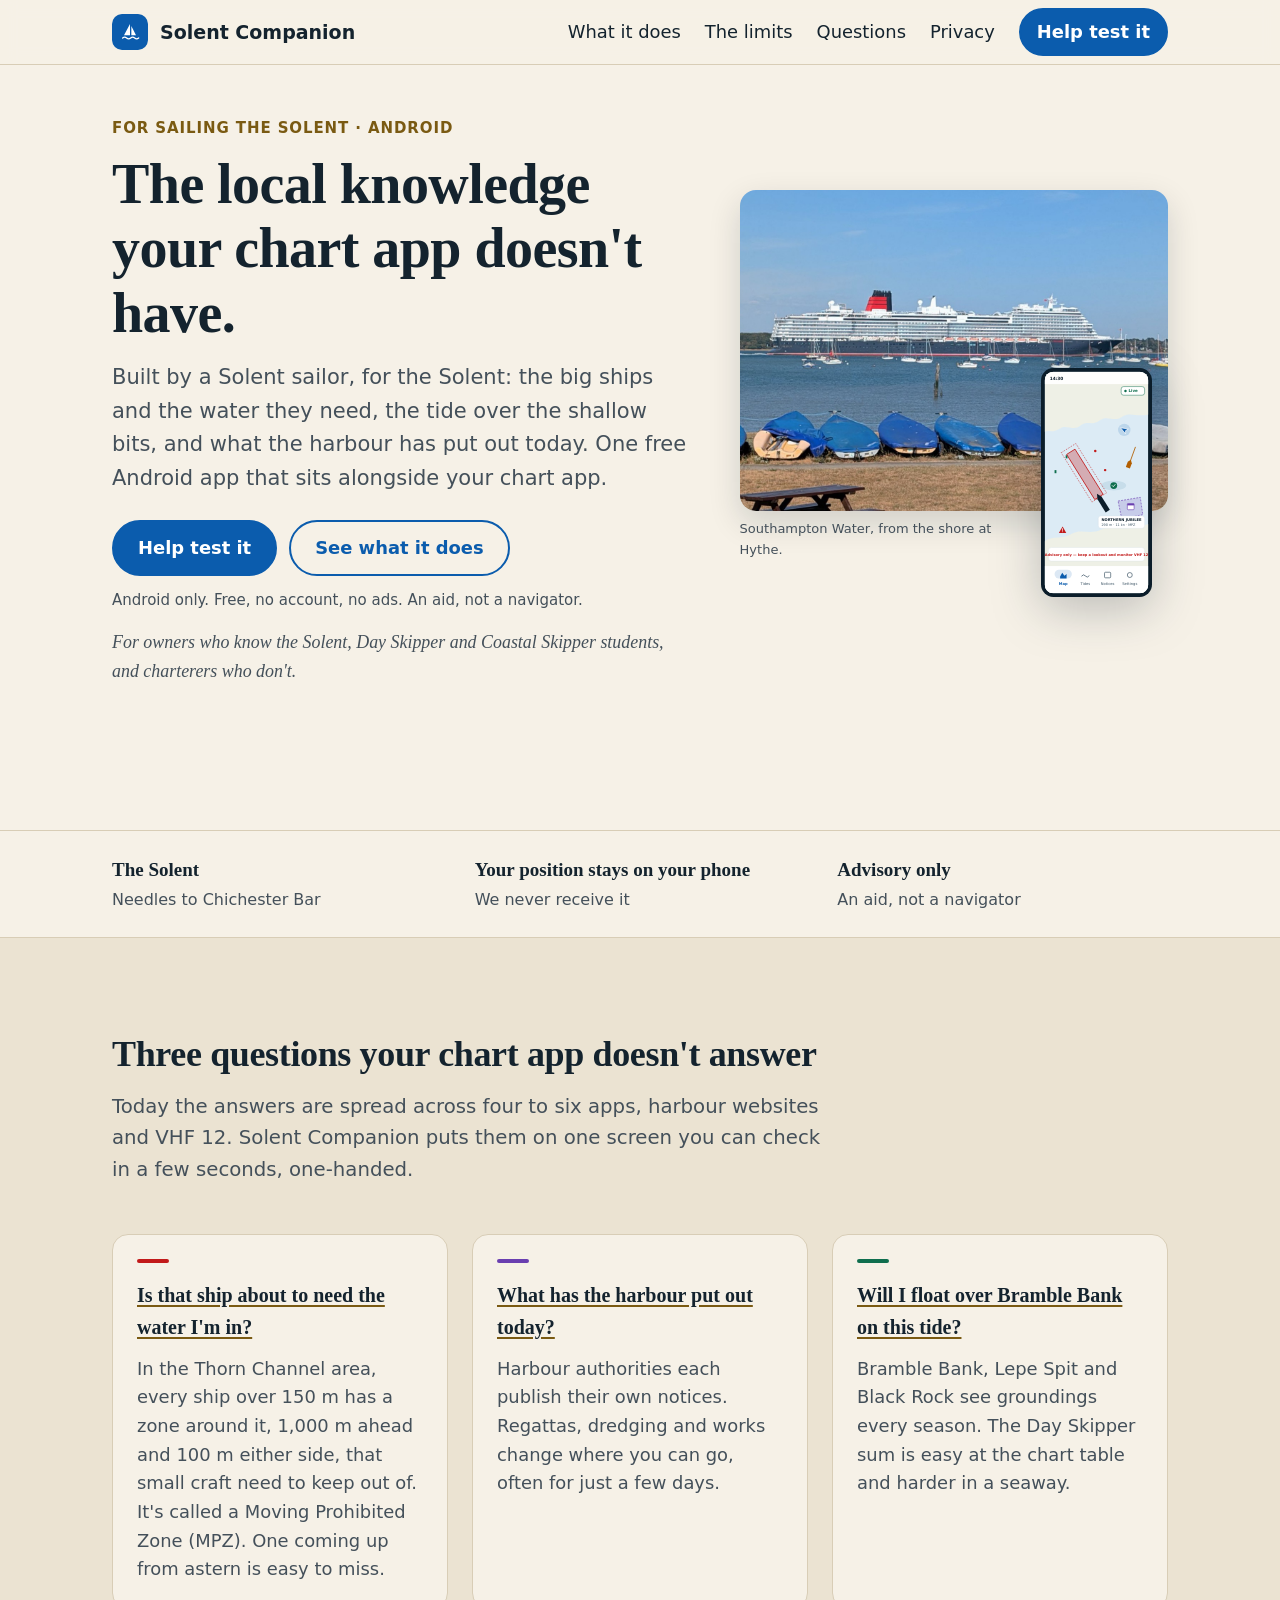
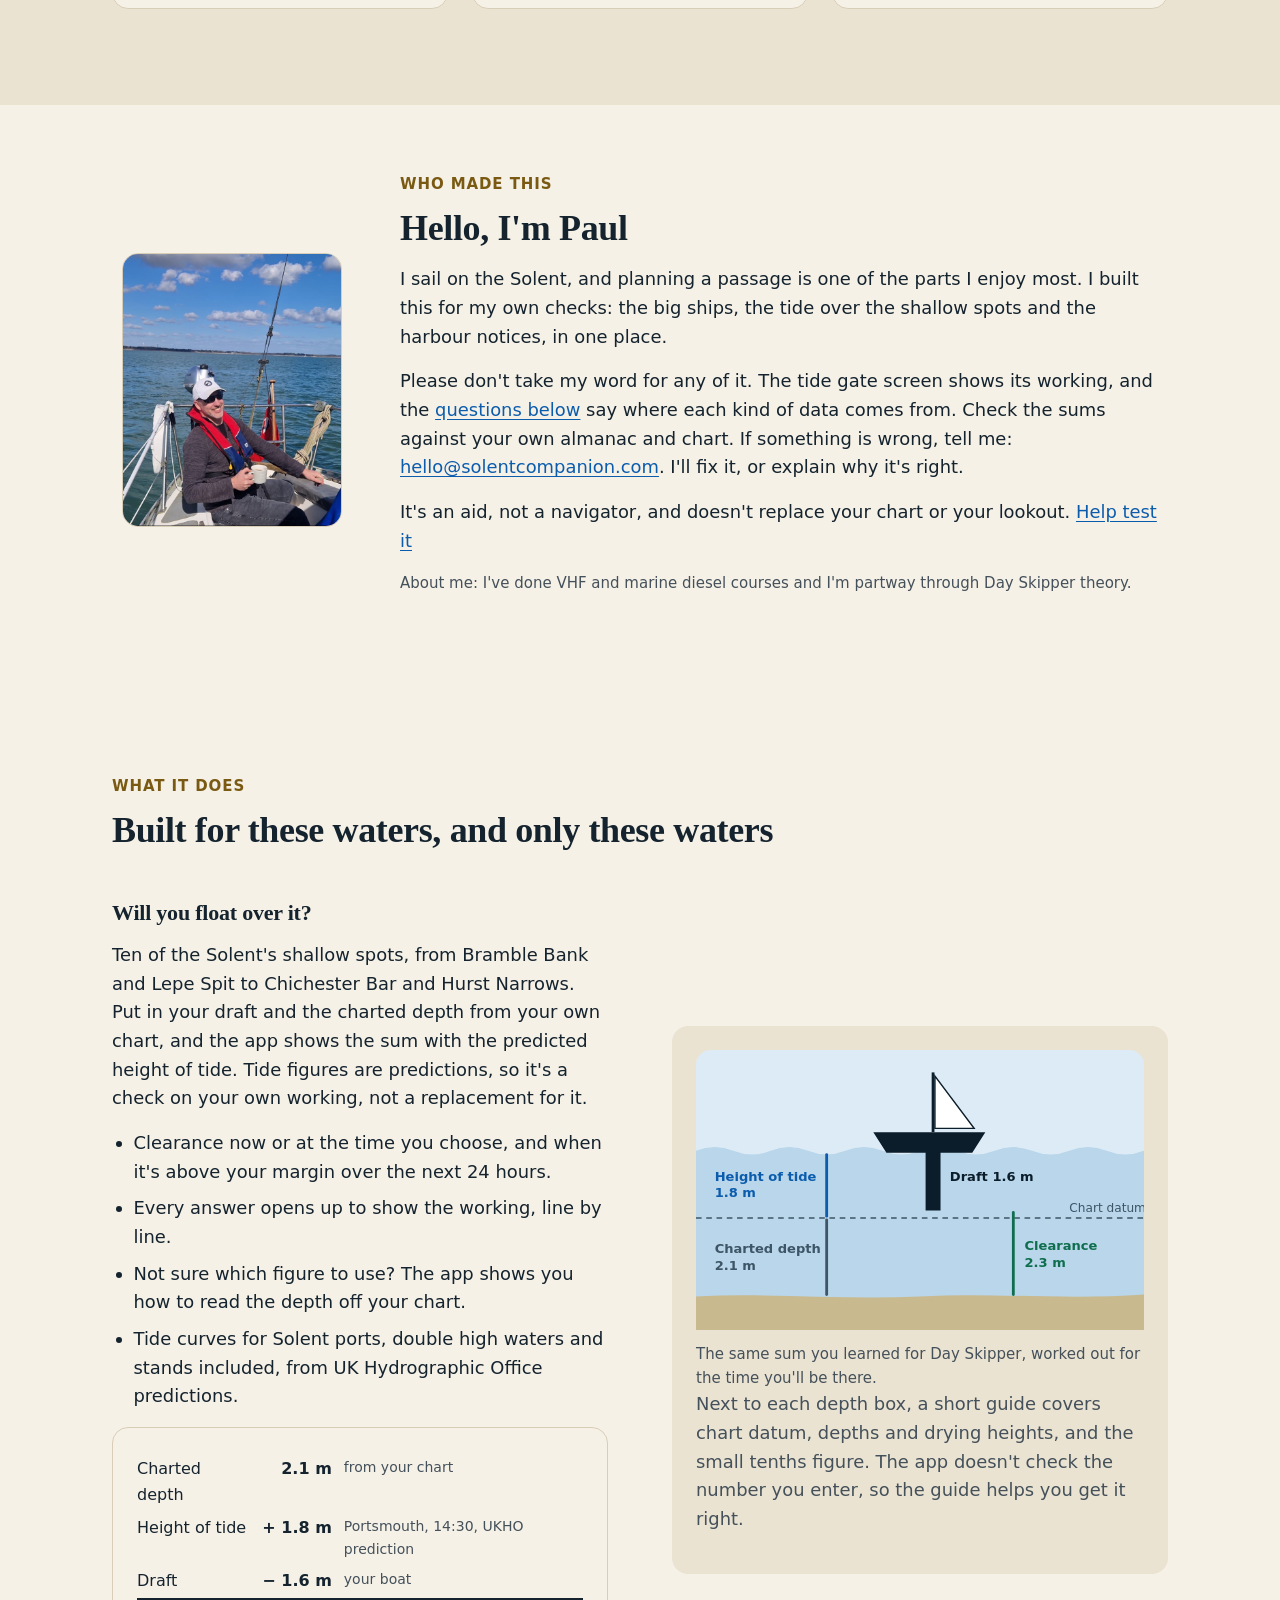
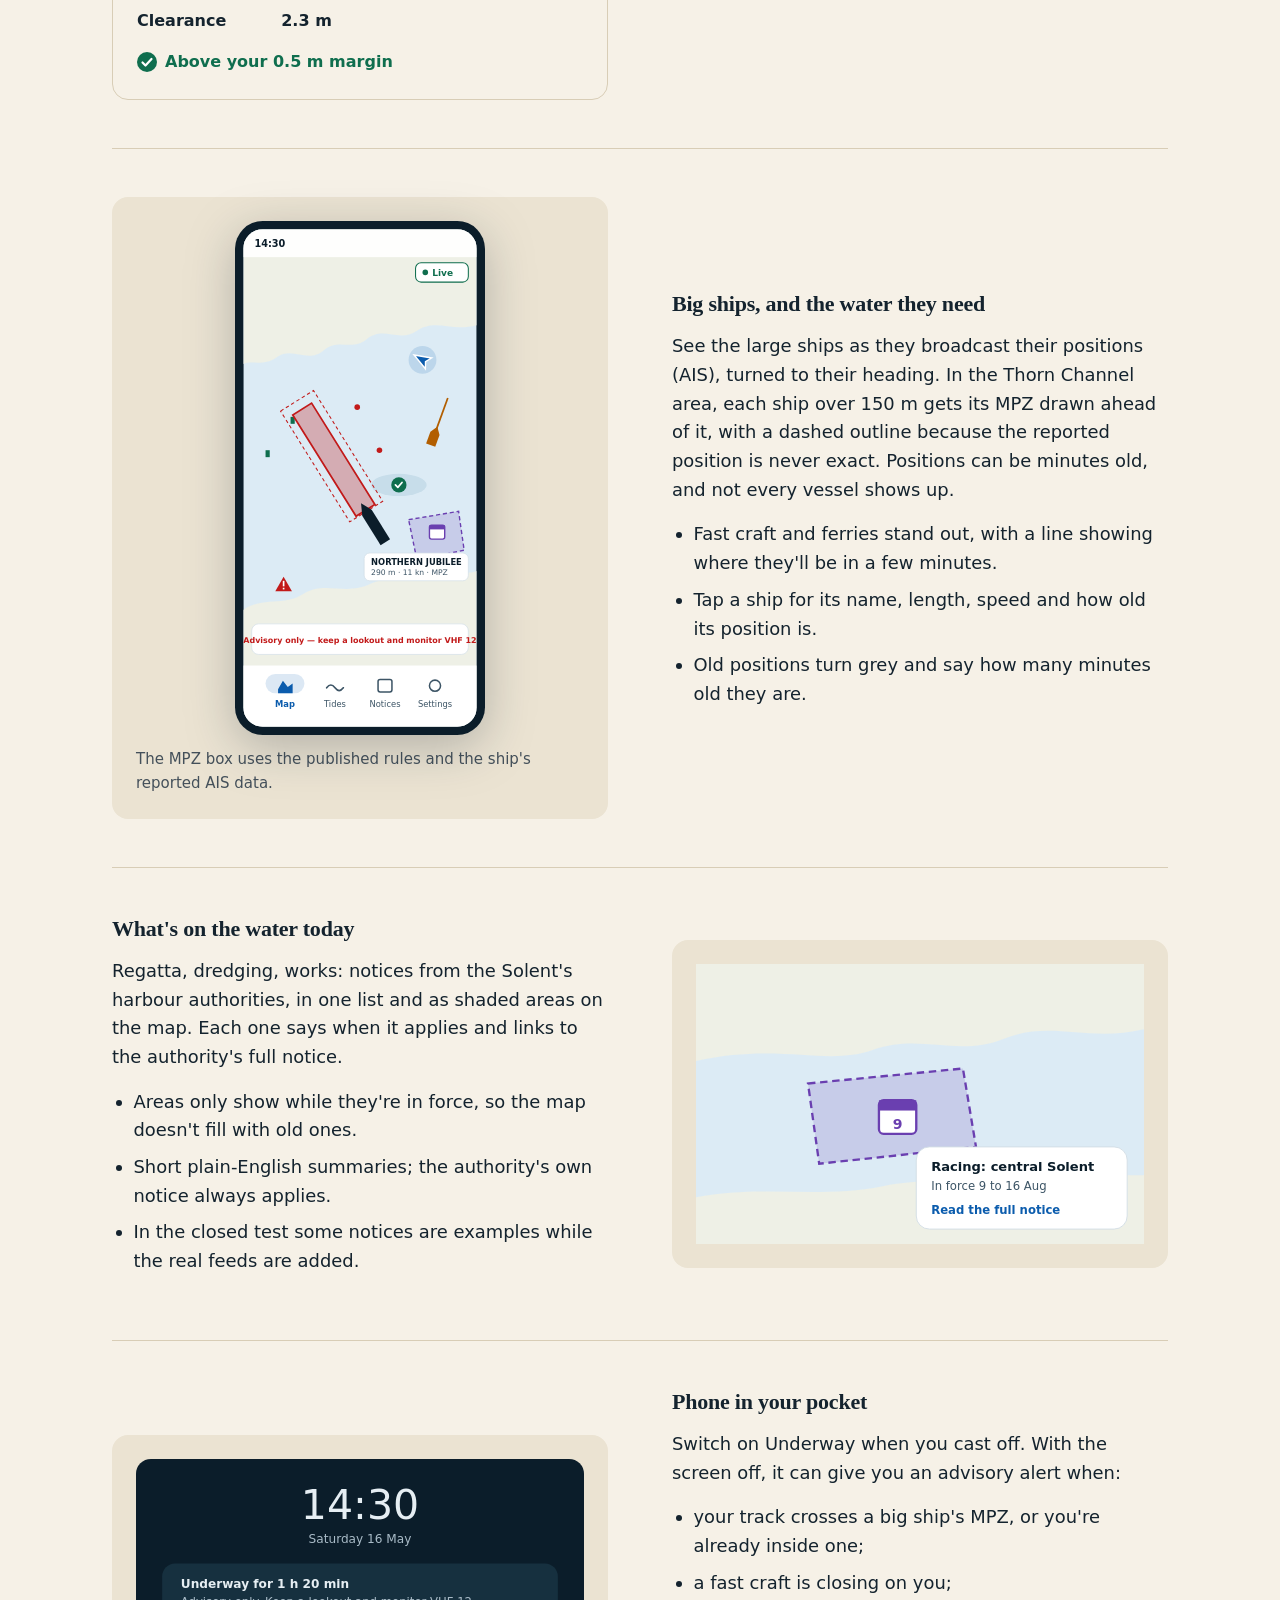
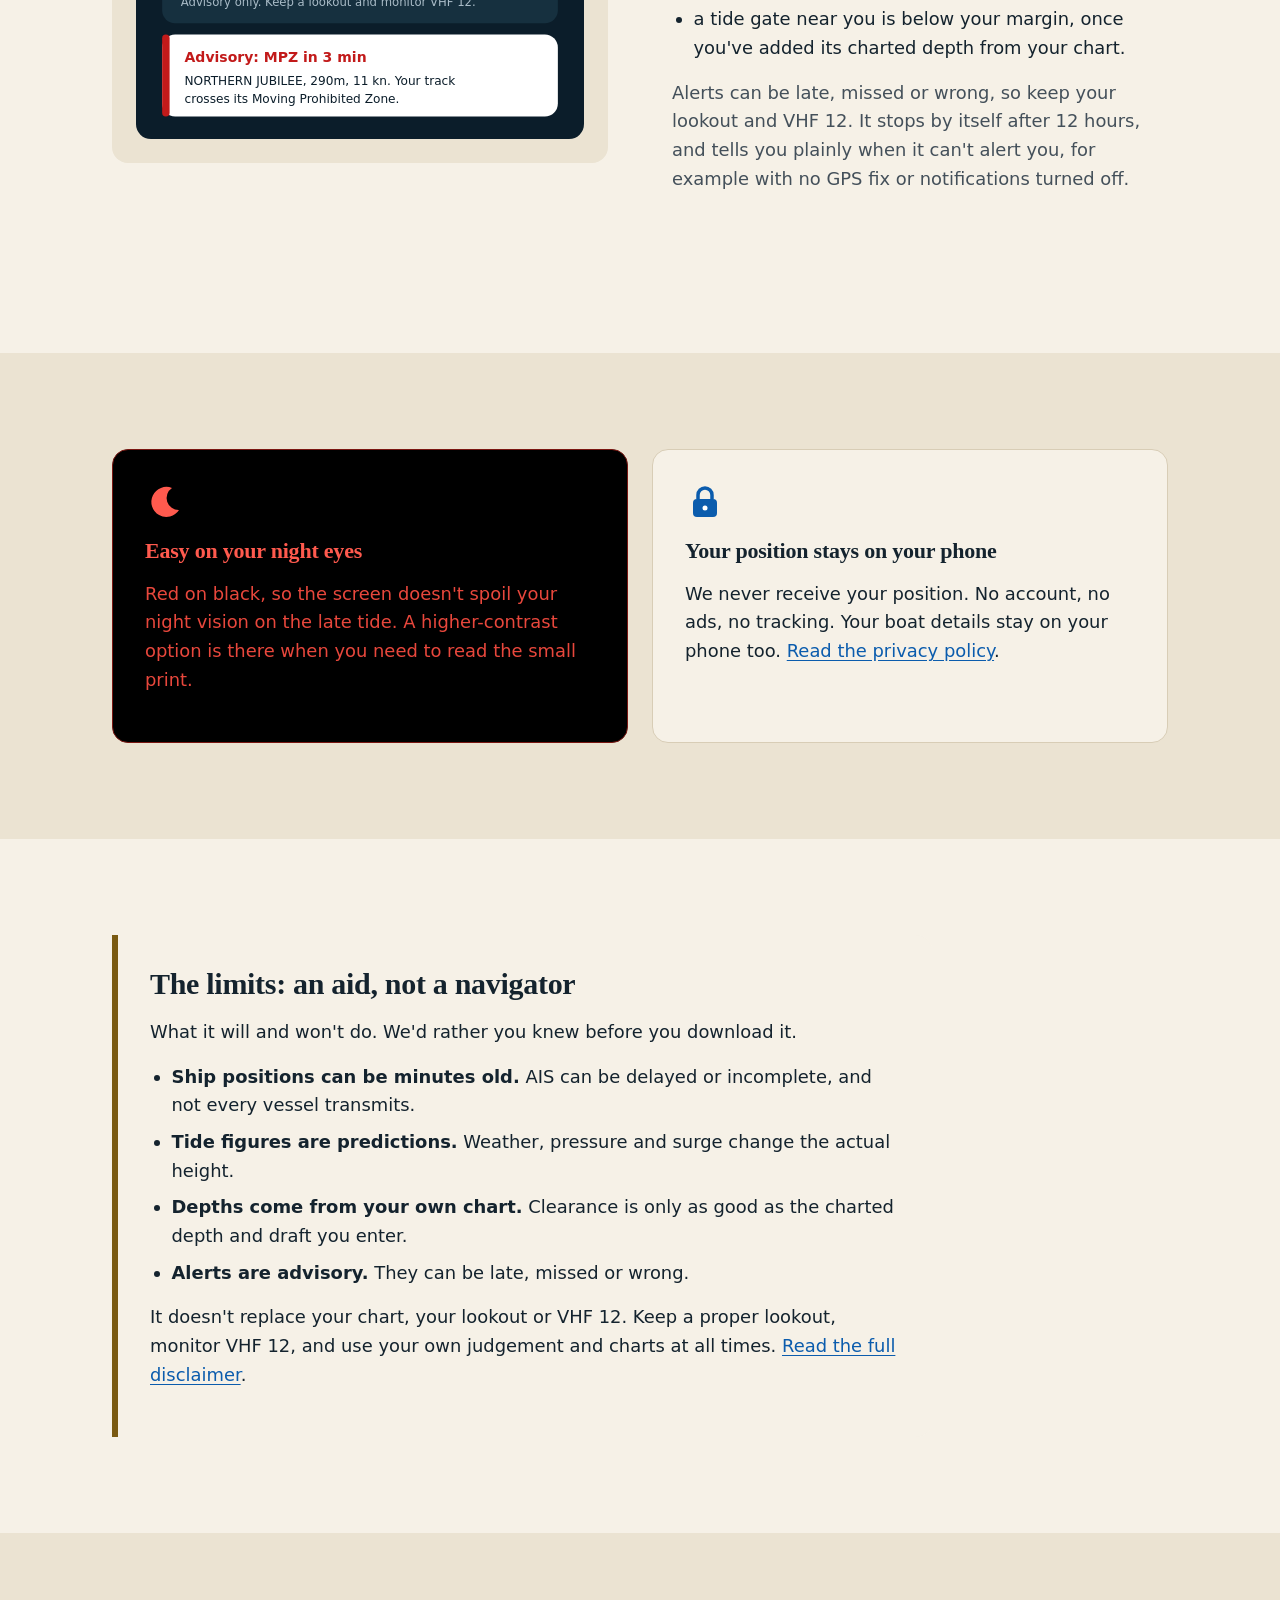
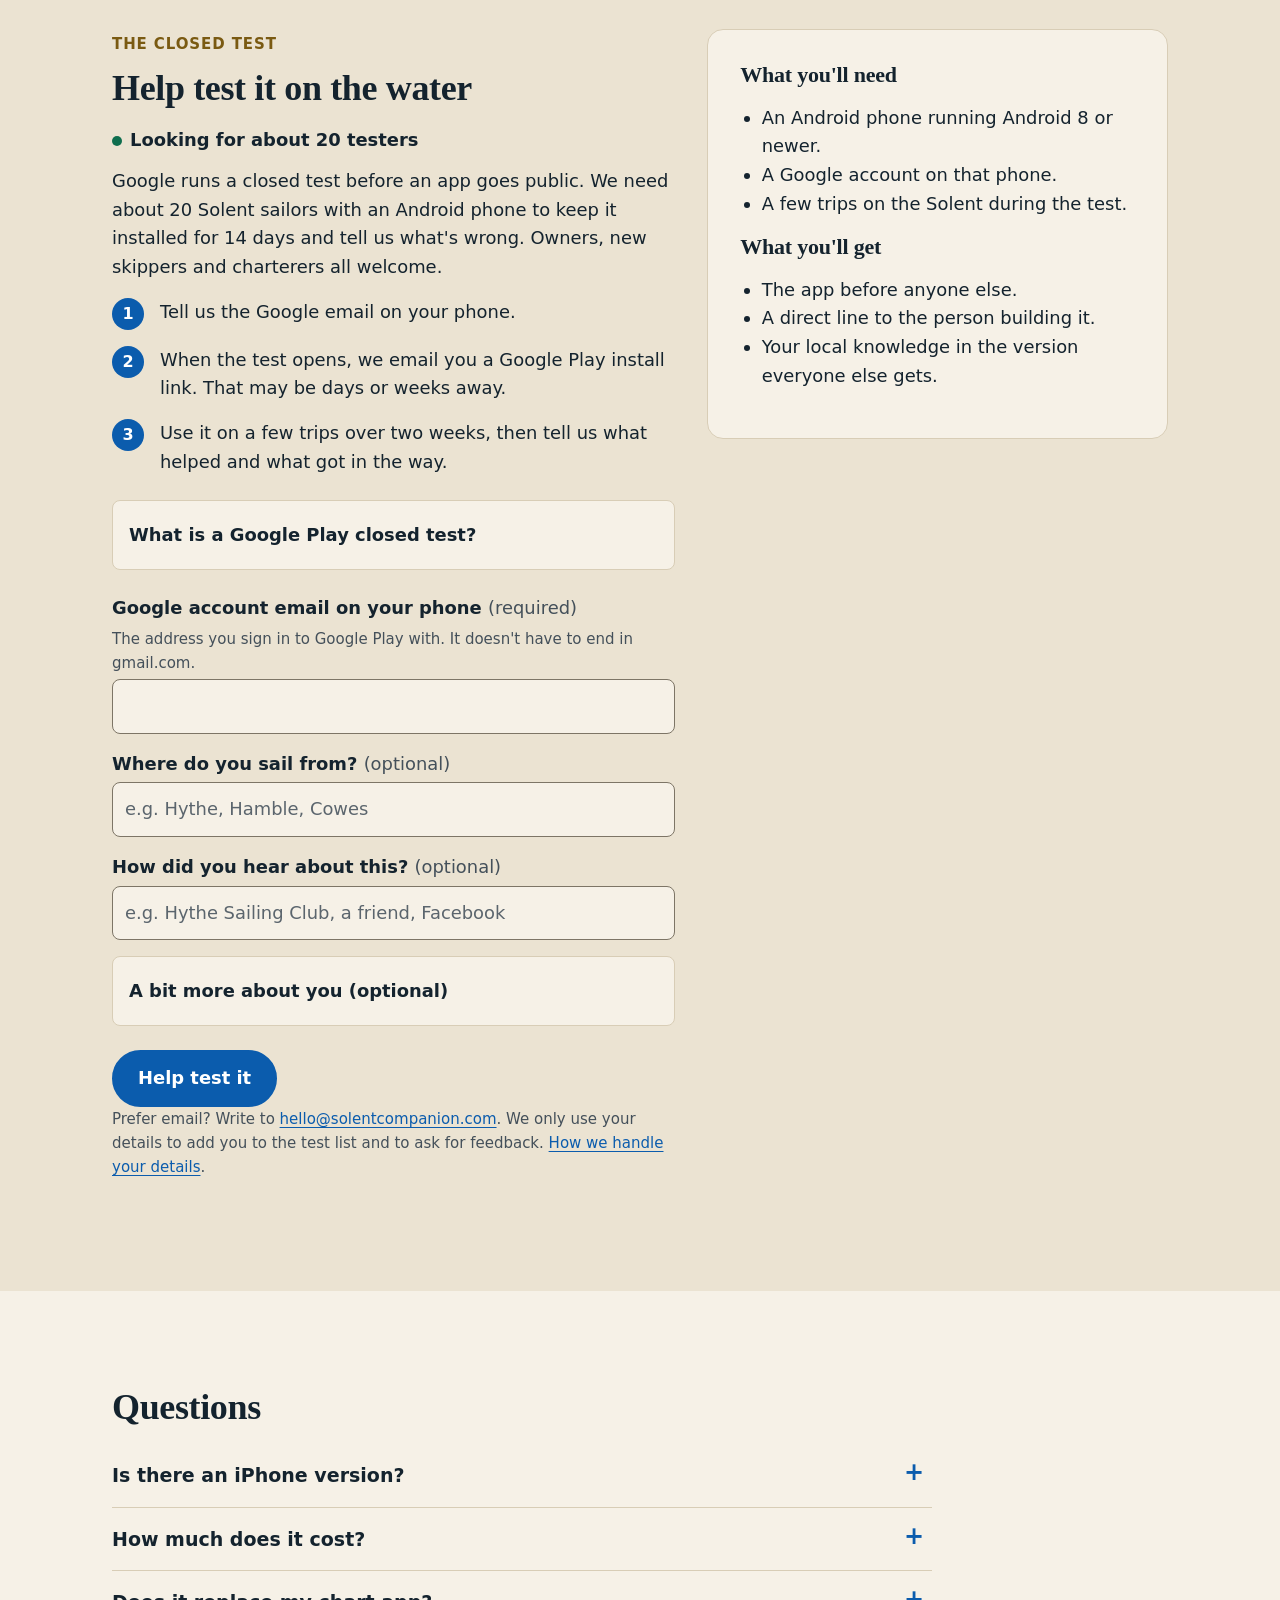
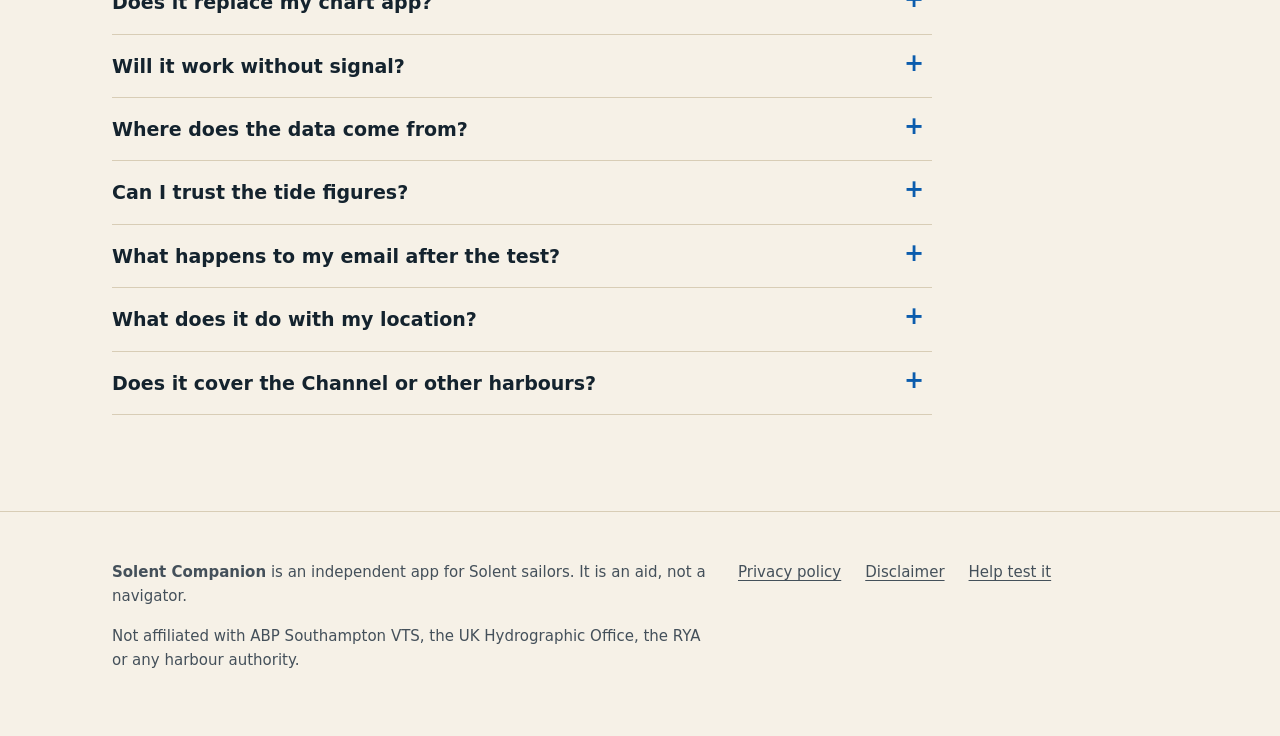
<file: index.html>
<!doctype html>
<html lang="en-GB" class="no-js">
<head>
  <meta charset="utf-8">
  <meta name="viewport" content="width=device-width, initial-scale=1">
  <title>Solent Companion: Solent ships, MPZs and tide gates</title>
  <meta name="description" content="A free Android companion for Solent sailors: big ships and their Moving Prohibited Zones, tide gates and local notices. Advisory only.">
  <meta name="theme-color" content="#0B5CAD">
  <link rel="canonical" href="https://solentcompanion.com/">
  <meta property="og:type" content="website">
  <meta property="og:site_name" content="Solent Companion">
  <meta property="og:url" content="https://solentcompanion.com/">
  <meta property="og:title" content="Solent Companion: the local knowledge your chart app doesn't have">
  <meta property="og:description" content="Big ships and their MPZs, tide gates and local notices for the Solent. A free Android app. Advisory only.">
  <meta property="og:image" content="https://solentcompanion.com/assets/img/og-solent-companion.png">
  <meta property="og:image:width" content="1200">
  <meta property="og:image:height" content="630">
  <meta property="og:image:alt" content="Solent Companion: the local knowledge your chart app doesn't have.">
  <meta name="twitter:card" content="summary_large_image">
  <meta name="twitter:title" content="Solent Companion: the local knowledge your chart app doesn't have">
  <meta name="twitter:description" content="Big ships and their MPZs, tide gates and local notices for the Solent. A free Android app. Advisory only.">
  <meta name="twitter:image" content="https://solentcompanion.com/assets/img/og-solent-companion.png">
  <link rel="icon" href="assets/img/icon.svg" type="image/svg+xml">
  <link rel="icon" href="favicon.ico" sizes="48x48">
  <link rel="apple-touch-icon" href="assets/img/apple-touch-icon.png">
  <script type="application/ld+json">
  {"@context":"https://schema.org","@type":"MobileApplication","name":"Solent Companion",
   "operatingSystem":"Android","applicationCategory":"NavigationApplication",
   "description":"A free Android companion for Solent sailors: big ships and their Moving Prohibited Zones, tide gates and local notices. Advisory only.",
   "url":"https://solentcompanion.com/","offers":{"@type":"Offer","price":"0","priceCurrency":"GBP"}}
  </script>
  <link rel="stylesheet" href="assets/css/site.css">
  <script>document.documentElement.classList.replace("no-js", "js")</script>
</head>
<body>
  <a class="skip" href="#main">Skip to content</a>

  <header class="site-header">
    <div class="wrap">
      <a class="brand" href="./">
        <img src="assets/img/icon.svg" alt="" width="36" height="36">
        Solent Companion
      </a>
      <nav class="nav" aria-label="Main">
        <button class="nav-toggle" type="button" aria-expanded="false" aria-controls="nav-links">Menu</button>
        <div class="nav-links" id="nav-links">
          <a href="#features">What it does</a>
          <a href="#aid">The limits</a>
          <a href="#faq">Questions</a>
          <a href="privacy.html">Privacy</a>
        </div>
        <a class="button small" href="#join">Help test it</a>
      </nav>
    </div>
  </header>

  <main id="main">
    <section class="hero">
      <div class="wrap">
        <div>
          <span class="eyebrow">For sailing the Solent · Android</span>
          <h1>The local knowledge your chart app doesn't have.</h1>
          <p class="lede">Built by a Solent sailor, for the Solent: the big ships and the water they need, the tide over the shallow bits, and what the harbour has put out today. One free Android app that sits alongside your chart app.</p>
          <div class="actions">
            <a class="button" href="#join">Help test it</a>
            <a class="button secondary" href="#features">See what it does</a>
          </div>
          <p class="fine">Android only. Free, no account, no ads. An aid, not a navigator.</p>
          <p class="audience">For owners who know the Solent, Day Skipper and Coastal Skipper students, and charterers who don't.</p>
        </div>
        <figure class="hero-visual">
          <img class="hero-photo-img" src="assets/img/hero-solent.jpg" width="1200" height="900"
               alt="A large cruise ship passing yachts at their moorings on Southampton Water, seen from the shore at Hythe over a row of covered dinghies.">
          <div class="device inset"><img class="phone" src="assets/img/hero-map.svg" width="360" height="740"
               alt="The app's map of the central Solent. A 290 metre ship has a red Moving Prohibited Zone box ahead of it, a fast ferry shows its speed line, a green tide gate marks Bramble Bank, and a purple dashed area marks a notice. A caption reads: Advisory only, keep a lookout and monitor VHF 12."></div>
          <figcaption>Southampton Water, from the shore at Hythe.</figcaption>
        </figure>
      </div>
    </section>

    <section class="glance" aria-label="At a glance">
      <ul class="wrap">
        <li><strong>The Solent</strong><span>Needles to Chichester Bar</span></li>
        <li><strong>Your position stays on your phone</strong><span>We never receive it</span></li>
        <li><strong>Advisory only</strong><span>An aid, not a navigator</span></li>
      </ul>
    </section>

    <section class="band" aria-labelledby="questions-title">
      <div class="wrap">
        <div class="section-head">
          <h2 id="questions-title">Three questions your chart app doesn't answer</h2>
          <p>Today the answers are spread across four to six apps, harbour websites and VHF 12. Solent Companion puts them on one screen you can check in a few seconds, one-handed.</p>
        </div>
        <ul class="questions">
          <li style="--accent: var(--alert)">
            <p class="q"><a href="#ships">Is that ship about to need the water I'm in?</a></p>
            <p>In the Thorn Channel area, every ship over 150 m has a zone around it, 1,000 m ahead and 100 m either side, that small craft need to keep out of. It's called a Moving Prohibited Zone (MPZ). One coming up from astern is easy to miss.</p>
          </li>
          <li style="--accent: var(--notice)">
            <p class="q"><a href="#notices">What has the harbour put out today?</a></p>
            <p>Harbour authorities each publish their own notices. Regattas, dredging and works change where you can go, often for just a few days.</p>
          </li>
          <li style="--accent: var(--ok)">
            <p class="q"><a href="#tide-gates">Will I float over Bramble Bank on this tide?</a></p>
            <p>Bramble Bank, Lepe Spit and Black Rock see groundings every season. The Day Skipper sum is easy at the chart table and harder in a seaway.</p>
          </li>
        </ul>
      </div>
    </section>

    <section class="maker" aria-labelledby="maker-title">
      <!-- Keep the courses sentence true: update it when Day Skipper theory is finished. -->
      <div class="wrap maker-grid">
        <figure class="maker-photo">
          <img src="assets/img/paul.jpg" width="640" height="800" loading="lazy"
               alt="Paul on the stern of a yacht on the Solent, wearing a red lifejacket and holding a mug of tea.">
        </figure>
        <div>
          <span class="eyebrow">Who made this</span>
          <h2 id="maker-title">Hello, I'm Paul</h2>
          <p>I sail on the Solent, and planning a passage is one of the parts I enjoy most. I built this for my own checks: the big ships, the tide over the shallow spots and the harbour notices, in one place.</p>
          <p>Please don't take my word for any of it. The tide gate screen shows its working, and the <a href="#faq">questions below</a> say where each kind of data comes from. Check the sums against your own almanac and chart. If something is wrong, tell me: <a href="mailto:hello@solentcompanion.com">hello@solentcompanion.com</a>. I'll fix it, or explain why it's right.</p>
          <p>It's an aid, not a navigator, and doesn't replace your chart or your lookout. <a href="#join">Help test it</a></p>
          <p class="footnote">About me: I've done VHF and marine diesel courses and I'm partway through Day Skipper theory.</p>
        </div>
      </div>
    </section>

    <section id="features" aria-labelledby="features-title">
      <div class="wrap">
        <div class="section-head">
          <span class="eyebrow">What it does</span>
          <h2 id="features-title">Built for these waters, and only these waters</h2>
        </div>

        <article class="feature" id="tide-gates">
          <div>
            <h3>Will you float over it?</h3>
            <p>Ten of the Solent's shallow spots, from Bramble Bank and Lepe Spit to Chichester Bar and Hurst Narrows. Put in your draft and the charted depth from your own chart, and the app shows the sum with the predicted height of tide. Tide figures are predictions, so it's a check on your own working, not a replacement for it.</p>
            <ul>
              <li>Clearance now or at the time you choose, and when it's above your margin over the next 24 hours.</li>
              <li>Every answer opens up to show the working, line by line.</li>
              <li>Not sure which figure to use? The app shows you how to read the depth off your chart.</li>
              <li>Tide curves for Solent ports, double high waters and stands included, from UK Hydrographic Office predictions.</li>
            </ul>
            <div class="working" aria-label="Example of the working shown for a tide gate">
              <table>
                <tr><td>Charted depth</td><td class="n">2.1 m</td><td class="src">from your chart</td></tr>
                <tr><td>Height of tide</td><td class="n">+ 1.8 m</td><td class="src">Portsmouth, 14:30, UKHO prediction</td></tr>
                <tr><td>Draft</td><td class="n">− 1.6 m</td><td class="src">your boat</td></tr>
                <tr class="total"><td>Clearance</td><td class="n">2.3 m</td><td></td></tr>
              </table>
              <p class="verdict">
                <svg width="20" height="20" viewBox="0 0 20 20" aria-hidden="true"><circle cx="10" cy="10" r="10" fill="currentColor"/><path d="M5.5 10.5l3 3 6-6.5" fill="none" stroke="#fff" stroke-width="2.2" stroke-linecap="round" stroke-linejoin="round"/></svg>
                Above your 0.5 m margin
              </p>
            </div>
          </div>
          <figure class="feature-art">
            <img src="assets/img/gate.svg" width="480" height="300" loading="lazy"
                 alt="A diagram of a yacht over a shallow spot, drawn to scale: height of tide 1.8 metres plus charted depth 2.1 metres, minus a 1.6 metre draft, leaves 2.3 metres clearance.">
            <figcaption>The same sum you learned for Day Skipper, worked out for the time you'll be there.</figcaption>
            <p class="muted">Next to each depth box, a short guide covers chart datum, depths and drying heights, and the small tenths figure. The app doesn't check the number you enter, so the guide helps you get it right.</p>
          </figure>
        </article>

        <article class="feature flip" id="ships">
          <div>
            <h3>Big ships, and the water they need</h3>
            <p>See the large ships as they broadcast their positions (AIS), turned to their heading. In the Thorn Channel area, each ship over 150 m gets its MPZ drawn ahead of it, with a dashed outline because the reported position is never exact. Positions can be minutes old, and not every vessel shows up.</p>
            <ul>
              <li>Fast craft and ferries stand out, with a line showing where they'll be in a few minutes.</li>
              <li>Tap a ship for its name, length, speed and how old its position is.</li>
              <li>Old positions turn grey and say how many minutes old they are.</li>
            </ul>
          </div>
          <figure class="feature-art">
            <div class="device small"><img src="assets/img/hero-map.svg" width="360" height="740" class="phone" loading="lazy"
                 alt="A ship's Moving Prohibited Zone drawn as a red box ahead of it, with a dashed outline around it for position uncertainty."></div>
            <figcaption>The MPZ box uses the published rules and the ship's reported AIS data.</figcaption>
          </figure>
        </article>

        <article class="feature" id="notices">
          <div>
            <h3>What's on the water today</h3>
            <p>Regatta, dredging, works: notices from the Solent's harbour authorities, in one list and as shaded areas on the map. Each one says when it applies and links to the authority's full notice.</p>
            <ul>
              <li>Areas only show while they're in force, so the map doesn't fill with old ones.</li>
              <li>Short plain-English summaries; the authority's own notice always applies.</li>
              <li>In the closed test some notices are examples while the real feeds are added.</li>
            </ul>
          </div>
          <figure class="feature-art">
            <img src="assets/img/notices.svg" width="480" height="300" loading="lazy"
                 alt="A purple dashed area on the map with a calendar badge, and a card reading: Racing, central Solent, in force 9 to 16 August, Read the full notice.">
          </figure>
        </article>

        <article class="feature flip" id="underway">
          <div>
            <h3>Phone in your pocket</h3>
            <p>Switch on Underway when you cast off. With the screen off, it can give you an advisory alert when:</p>
            <ul>
              <li>your track crosses a big ship's MPZ, or you're already inside one;</li>
              <li>a fast craft is closing on you;</li>
              <li>a tide gate near you is below your margin, once you've added its charted depth from your chart.</li>
            </ul>
            <p class="muted">Alerts can be late, missed or wrong, so keep your lookout and VHF 12. It stops by itself after 12 hours, and tells you plainly when it can't alert you, for example with no GPS fix or notifications turned off.</p>
          </div>
          <figure class="feature-art">
            <img src="assets/img/alert.svg" width="480" height="300" loading="lazy"
                 alt="A phone lock screen showing an advisory alert: MPZ in 3 minutes. Northern Jubilee, 290 metres, 11 knots. Your track crosses its Moving Prohibited Zone.">
          </figure>
        </article>
      </div>
    </section>

    <section class="band" aria-label="Night mode and privacy">
      <div class="wrap pair">
        <div class="panel night">
          <img class="icon" src="assets/img/night.svg" alt="" width="40" height="40">
          <h3>Easy on your night eyes</h3>
          <p>Red on black, so the screen doesn't spoil your night vision on the late tide. A higher-contrast option is there when you need to read the small print.</p>
        </div>
        <div class="panel">
          <img class="icon" src="assets/img/lock.svg" alt="" width="40" height="40">
          <h3>Your position stays on your phone</h3>
          <p>We never receive your position. No account, no ads, no tracking. Your boat details stay on your phone too. <a href="privacy.html">Read the privacy policy</a>.</p>
        </div>
      </div>
    </section>

    <section id="aid" aria-labelledby="aid-title">
      <div class="wrap">
        <div class="aid">
          <h2 id="aid-title">The limits: an aid, not a navigator</h2>
          <p>What it will and won't do. We'd rather you knew before you download it.</p>
          <ul>
            <li><strong>Ship positions can be minutes old.</strong> AIS can be delayed or incomplete, and not every vessel transmits.</li>
            <li><strong>Tide figures are predictions.</strong> Weather, pressure and surge change the actual height.</li>
            <li><strong>Depths come from your own chart.</strong> Clearance is only as good as the charted depth and draft you enter.</li>
            <li><strong>Alerts are advisory.</strong> They can be late, missed or wrong.</li>
          </ul>
          <p>It doesn't replace your chart, your lookout or VHF 12. Keep a proper lookout, monitor VHF 12, and use your own judgement and charts at all times. <a href="privacy.html#disclaimer">Read the full disclaimer</a>.</p>
        </div>
      </div>
    </section>

    <section id="join" class="band" aria-labelledby="join-title">
      <div class="wrap join">
        <div>
          <span class="eyebrow">The closed test</span>
          <h2 id="join-title">Help test it on the water</h2>
          <p class="status" id="test-status"><span class="dot" aria-hidden="true"></span> Looking for about 20 testers</p>
          <p>Google runs a closed test before an app goes public. We need about 20 Solent sailors with an Android phone to keep it installed for 14 days and tell us what's wrong. Owners, new skippers and charterers all welcome.</p>
          <ol class="steps">
            <li>Tell us the Google email on your phone.</li>
            <li>When the test opens, we email you a Google Play install link. That may be days or weeks away.</li>
            <li>Use it on a few trips over two weeks, then tell us what helped and what got in the way.</li>
          </ol>
          <details class="explainer">
            <summary>What is a Google Play closed test?</summary>
            <div><p>Google asks new apps to be tried by a small group before release. You give us the email of the Google account on your phone and we add it to the test list. When the test opens, Google Play shows you an install link. It installs like any other app and updates itself. It's free, and you can leave at any time.</p></div>
          </details>
          <form class="join-form" id="join-form" novalidate action="https://solent-join.randomdoodle-pm.workers.dev/join" method="post">
            <div class="field">
              <label for="f-email">Google account email on your phone <span class="req">(required)</span></label>
              <p class="hint" id="f-email-hint">The address you sign in to Google Play with. It doesn't have to end in gmail.com.</p>
              <input id="f-email" name="email" type="email" autocomplete="email" inputmode="email" autocapitalize="none" required maxlength="200" aria-describedby="f-email-hint f-email-error">
              <p class="field-error" id="f-email-error" role="alert" hidden></p>
            </div>
            <div class="field">
              <label for="f-area">Where do you sail from? <span class="req">(optional)</span></label>
              <input id="f-area" name="area" type="text" maxlength="200" placeholder="e.g. Hythe, Hamble, Cowes">
            </div>
            <div class="field">
              <label for="f-heard">How did you hear about this? <span class="req">(optional)</span></label>
              <input id="f-heard" name="heard" type="text" maxlength="200" placeholder="e.g. Hythe Sailing Club, a friend, Facebook">
            </div>
            <details class="more">
              <summary>A bit more about you (optional)</summary>
              <div class="more-fields">
                <div class="field">
                  <label for="f-phone">Phone model</label>
                  <input id="f-phone" name="phone" type="text" maxlength="100" placeholder="e.g. Pixel 7, Galaxy A54">
                </div>
                <div class="field">
                  <label for="f-freq">How often do you sail the Solent?</label>
                  <select id="f-freq" name="frequency">
                    <option value="">Choose one</option>
                    <option>Most weekends</option>
                    <option>A few times a month</option>
                    <option>A few times a year</option>
                    <option>I'm just starting</option>
                  </select>
                </div>
                <div class="field">
                  <label for="f-name">Your name</label>
                  <input id="f-name" name="name" type="text" autocomplete="name" maxlength="100">
                </div>
                <div class="field">
                  <label for="f-boat">Boat type and draft</label>
                  <input id="f-boat" name="boat" type="text" maxlength="200" placeholder="e.g. 32ft yacht, 1.8m draft">
                </div>
                <div class="field">
                  <label for="f-notes">Anything else?</label>
                  <textarea id="f-notes" name="notes" rows="3" maxlength="2000"></textarea>
                </div>
              </div>
            </details>
            <input type="hidden" name="src" id="f-src" value="">
            <div class="hp" aria-hidden="true">
              <label for="f-company">Leave this empty</label>
              <input id="f-company" name="company" type="text" tabindex="-1" autocomplete="off">
            </div>
            <div class="actions">
              <button class="button" type="submit" id="join-submit">Help test it</button>
            </div>
          </form>
          <p class="form-status" id="join-status" role="status" tabindex="-1" hidden></p>
          <p class="fine">Prefer email? Write to <a href="mailto:hello@solentcompanion.com">hello@solentcompanion.com</a>. We only use your details to add you to the test list and to ask for feedback. <a href="privacy.html#testers">How we handle your details</a>.</p>
        </div>
        <div class="card">
          <h3>What you'll need</h3>
          <ul>
            <li>An Android phone running Android 8 or newer.</li>
            <li>A Google account on that phone.</li>
            <li>A few trips on the Solent during the test.</li>
          </ul>
          <h3>What you'll get</h3>
          <ul>
            <li>The app before anyone else.</li>
            <li>A direct line to the person building it.</li>
            <li>Your local knowledge in the version everyone else gets.</li>
          </ul>
        </div>
      </div>
    </section>

    <section id="faq" aria-labelledby="faq-title">
      <div class="wrap">
        <div class="faq">
          <h2 id="faq-title">Questions</h2>
          <details>
            <summary>Is there an iPhone version?</summary>
            <div><p>Not yet. We're starting with Android to get it right in one place first.</p></div>
          </details>
          <details>
            <summary>How much does it cost?</summary>
            <div><p>It's free, with no account and no ads.</p></div>
          </details>
          <details>
            <summary>Does it replace my chart app?</summary>
            <div><p>No. Solent Companion isn't a chart plotter and doesn't plan routes. It sits alongside your chart app, whether that's savvy navvy, Navionics, a plotter or paper charts, and adds the local layer they don't carry.</p></div>
          </details>
          <details>
            <summary>Will it work without signal?</summary>
            <div><p>Partly. The app keeps the latest tides and notices on your phone, and shows the last ship positions it had, with how old they are. Ships aren't live without a connection, and the app says so.</p></div>
          </details>
          <details>
            <summary>Where does the data come from?</summary>
            <div><p>Ship positions broadcast by the ships themselves (AIS), tide predictions from the UK Hydrographic Office, seamarks from OpenSeaMap, and notices from the Solent's harbour authorities. Tide gate clearance uses the charted depth you take from your own chart.</p></div>
          </details>
          <details>
            <summary>Can I trust the tide figures?</summary>
            <div><p>Treat them as predictions, not promises. They come from UK Hydrographic Office tide predictions, and weather and pressure can shift the real height. The tide gate screen shows its working, so you can check the sum against your almanac. If it ever disagrees, tell me.</p></div>
          </details>
          <details>
            <summary>What happens to my email after the test?</summary>
            <div><p>We use it to add you to the closed test and to ask for feedback, nothing else. We don't add you to a mailing list or share it. We delete your details when the test ends, or sooner if you ask: write to <a href="mailto:hello@solentcompanion.com">hello@solentcompanion.com</a>.</p></div>
          </details>
          <details>
            <summary>What does it do with my location?</summary>
            <div><p>It uses your position on your phone to show where you are and, in Underway mode, to work out alerts. We never receive it. The map providers do see which area of map you're viewing, as <a href="privacy.html">the privacy policy</a> lists, along with everything else the app fetches.</p></div>
          </details>
          <details>
            <summary>Does it cover the Channel or other harbours?</summary>
            <div><p>Not at launch. It covers the Solent, from the Needles to Chichester Bar. Tell us where you'd like it next.</p></div>
          </details>
        </div>
      </div>
    </section>
  </main>

  <footer class="site-footer">
    <div class="wrap">
      <div>
        <p><strong>Solent Companion</strong> is an independent app for Solent sailors. It is an aid, not a navigator.</p>
        <p>Not affiliated with ABP Southampton VTS, the UK Hydrographic Office, the RYA or any harbour authority.</p>
      </div>
      <ul>
        <li><a href="privacy.html">Privacy policy</a></li>
        <li><a href="privacy.html#disclaimer">Disclaimer</a></li>
        <li><a href="#join">Help test it</a></li>
      </ul>
    </div>
  </footer>

  <script src="assets/js/site.js" defer></script>
  <div class="join-bar" id="join-bar" hidden>
    <a class="button" href="#join">Help test it</a>
  </div>
  <script src="assets/js/join.js" defer></script>
</body>
</html>
</file>
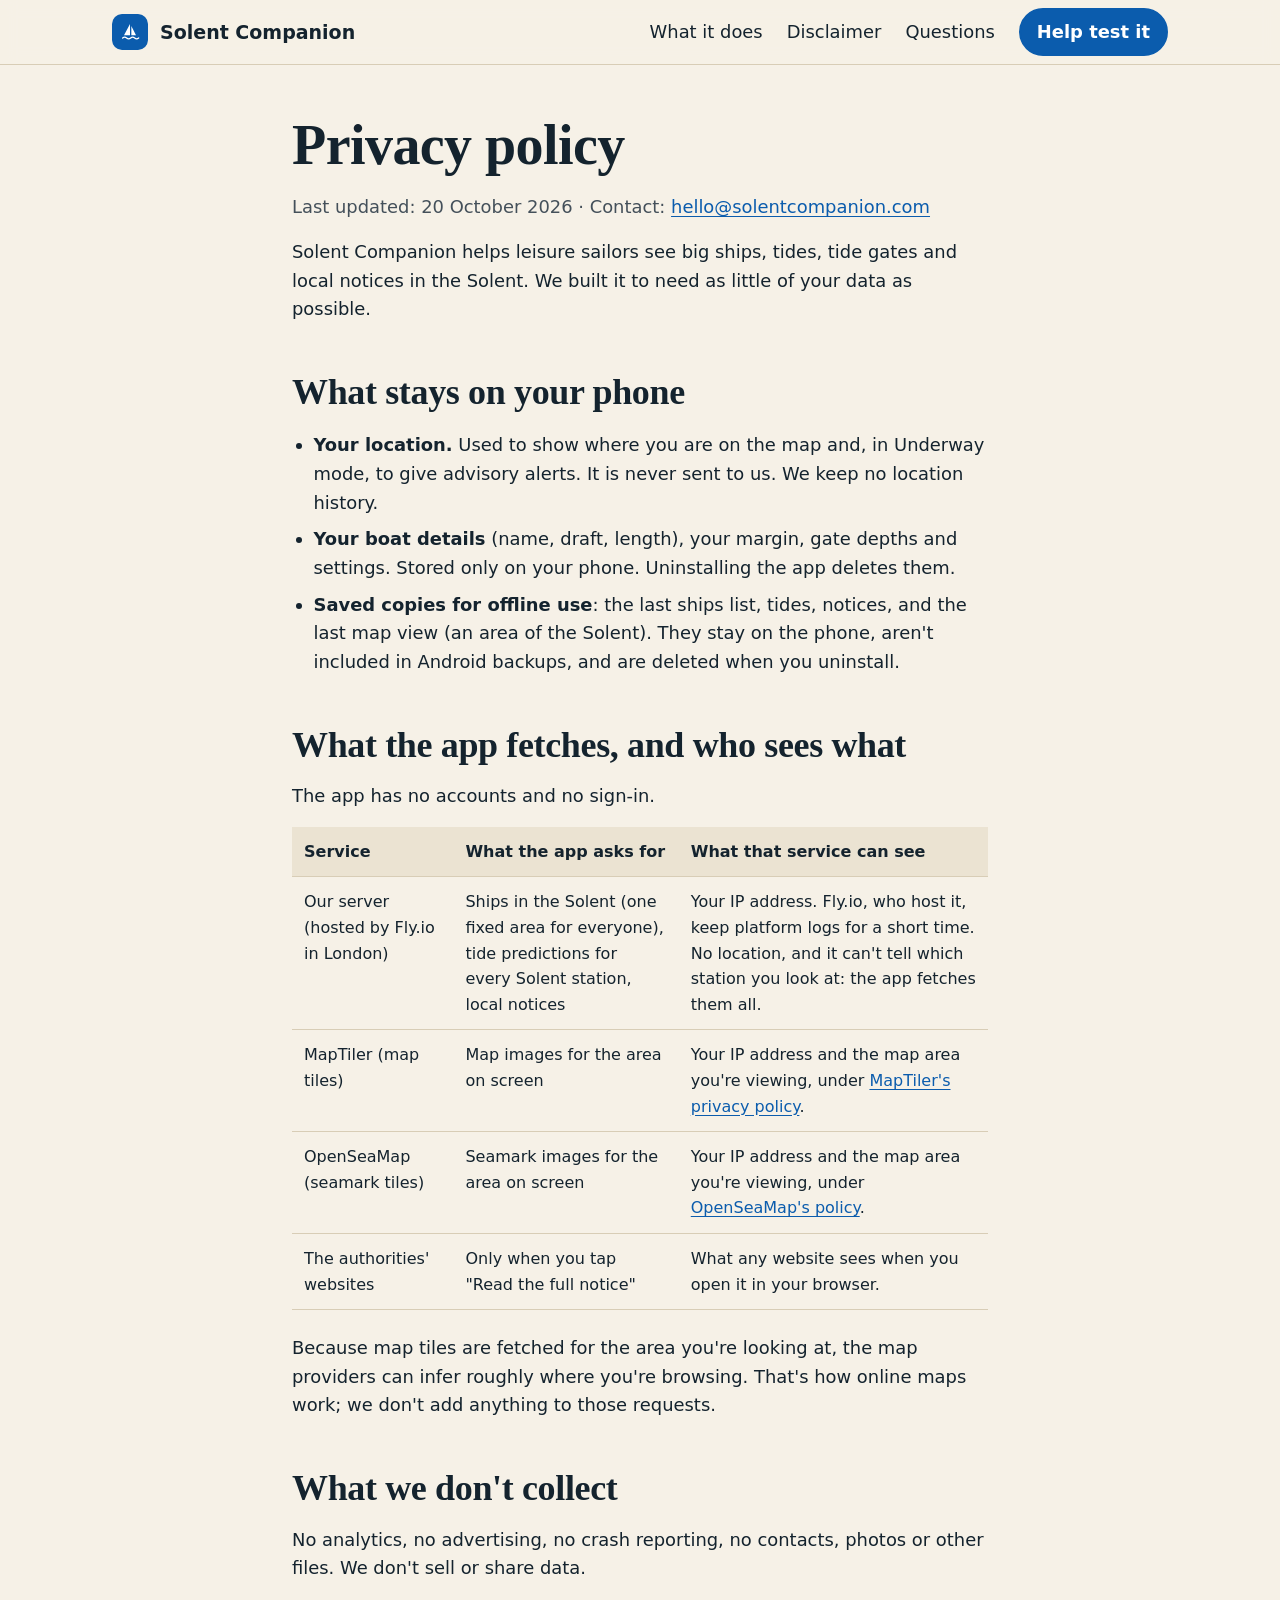
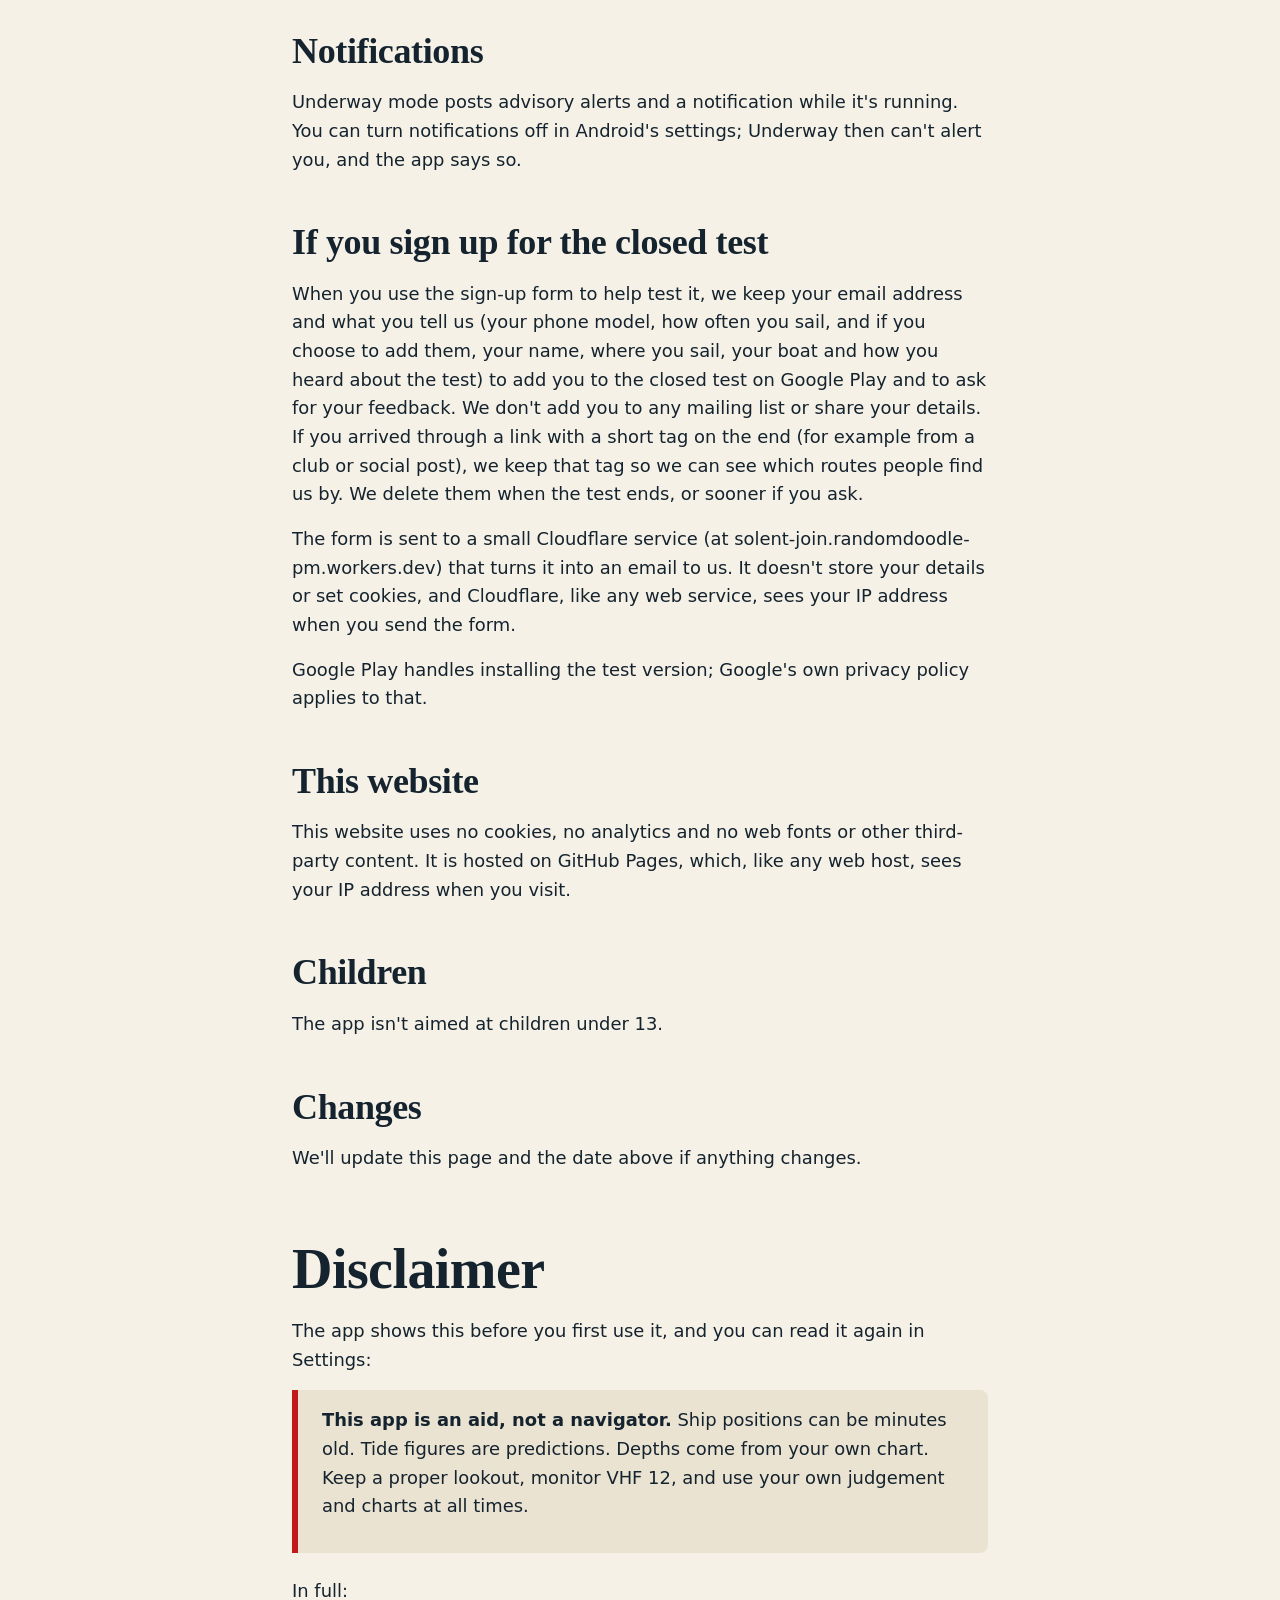
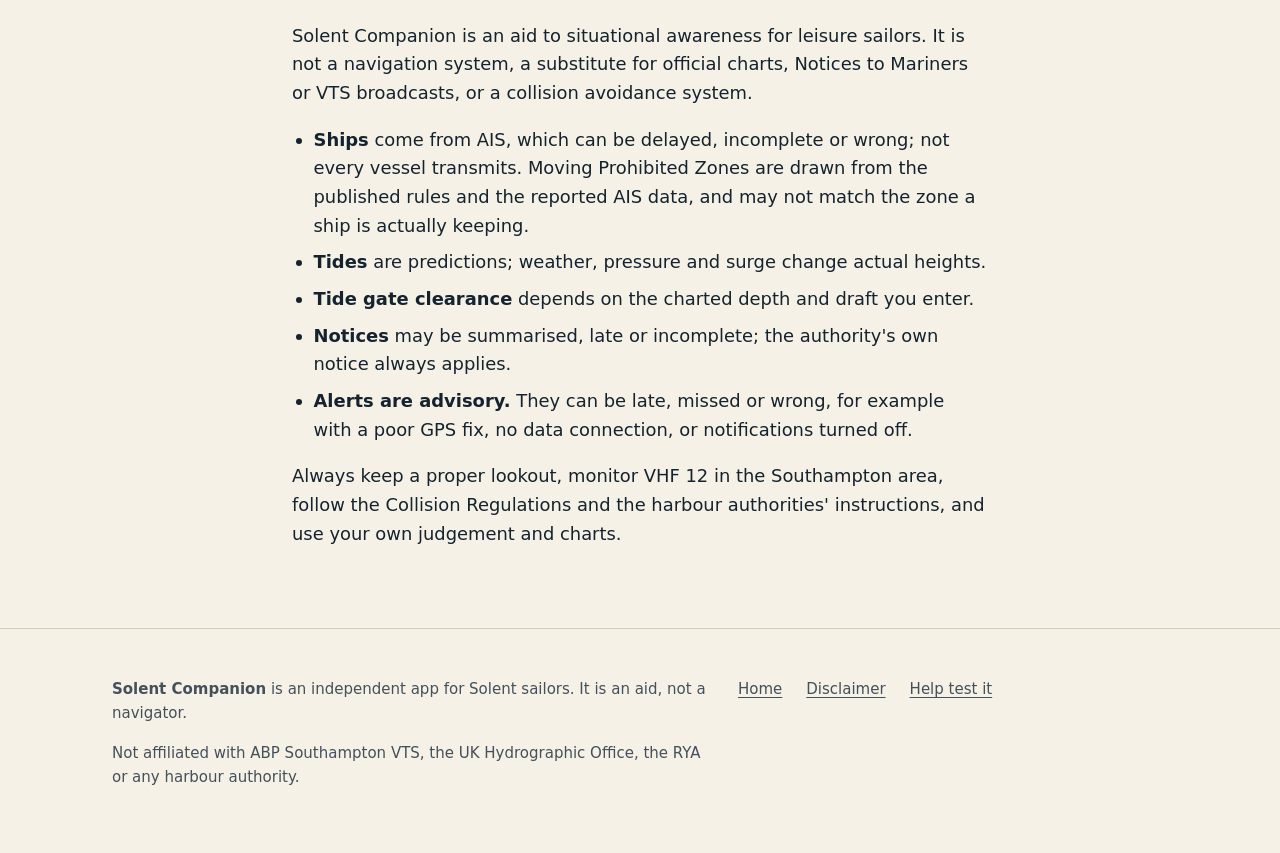
<file: privacy.html>
<!doctype html>
<html lang="en-GB" class="no-js">
<head>
  <meta charset="utf-8">
  <meta name="viewport" content="width=device-width, initial-scale=1">
  <title>Privacy policy and disclaimer · Solent Companion</title>
  <meta name="description" content="What Solent Companion stores, what it fetches, and what it never sends. Your position stays on your phone.">
  <meta name="theme-color" content="#0B5CAD">
  <link rel="icon" href="assets/img/icon.svg" type="image/svg+xml">
  <link rel="stylesheet" href="assets/css/site.css">
  <script>document.documentElement.classList.replace("no-js", "js")</script>
</head>
<body>
  <a class="skip" href="#main">Skip to content</a>

  <header class="site-header">
    <div class="wrap">
      <a class="brand" href="./">
        <img src="assets/img/icon.svg" alt="" width="36" height="36">
        Solent Companion
      </a>
      <nav class="nav" aria-label="Main">
        <button class="nav-toggle" type="button" aria-expanded="false" aria-controls="nav-links">Menu</button>
        <div class="nav-links" id="nav-links">
          <a href="./#features">What it does</a>
          <a href="#disclaimer">Disclaimer</a>
          <a href="./#faq">Questions</a>
        </div>
        <a class="button small" href="./#join">Help test it</a>
      </nav>
    </div>
  </header>

  <main id="main" class="wrap prose">
    <h1>Privacy policy</h1>
    <p class="muted">Last updated: 20 October 2026 · Contact: <a href="mailto:hello@solentcompanion.com">hello@solentcompanion.com</a></p>

    <p>Solent Companion helps leisure sailors see big ships, tides, tide gates and local notices in the Solent. We built it to need as little of your data as possible.</p>

    <h2 id="on-your-phone">What stays on your phone</h2>
    <ul>
      <li><strong>Your location.</strong> Used to show where you are on the map and, in Underway mode, to give advisory alerts. It is never sent to us. We keep no location history.</li>
      <li><strong>Your boat details</strong> (name, draft, length), your margin, gate depths and settings. Stored only on your phone. Uninstalling the app deletes them.</li>
      <li><strong>Saved copies for offline use</strong>: the last ships list, tides, notices, and the last map view (an area of the Solent). They stay on the phone, aren't included in Android backups, and are deleted when you uninstall.</li>
    </ul>

    <h2 id="fetches">What the app fetches, and who sees what</h2>
    <p>The app has no accounts and no sign-in.</p>
    <div class="table-scroll">
      <table>
        <thead>
          <tr><th scope="col">Service</th><th scope="col">What the app asks for</th><th scope="col">What that service can see</th></tr>
        </thead>
        <tbody>
          <tr>
            <td>Our server (hosted by Fly.io in London)</td>
            <td>Ships in the Solent (one fixed area for everyone), tide predictions for every Solent station, local notices</td>
            <td>Your IP address. Fly.io, who host it, keep platform logs for a short time. No location, and it can't tell which station you look at: the app fetches them all.</td>
          </tr>
          <tr>
            <td>MapTiler (map tiles)</td>
            <td>Map images for the area on screen</td>
            <td>Your IP address and the map area you're viewing, under <a href="https://www.maptiler.com/privacy-policy/">MapTiler's privacy policy</a>.</td>
          </tr>
          <tr>
            <td>OpenSeaMap (seamark tiles)</td>
            <td>Seamark images for the area on screen</td>
            <td>Your IP address and the map area you're viewing, under <a href="https://openseamap.org/">OpenSeaMap's policy</a>.</td>
          </tr>
          <tr>
            <td>The authorities' websites</td>
            <td>Only when you tap "Read the full notice"</td>
            <td>What any website sees when you open it in your browser.</td>
          </tr>
        </tbody>
      </table>
    </div>
    <p>Because map tiles are fetched for the area you're looking at, the map providers can infer roughly where you're browsing. That's how online maps work; we don't add anything to those requests.</p>

    <h2 id="not-collected">What we don't collect</h2>
    <p>No analytics, no advertising, no crash reporting, no contacts, photos or other files. We don't sell or share data.</p>

    <h2 id="notifications">Notifications</h2>
    <p>Underway mode posts advisory alerts and a notification while it's running. You can turn notifications off in Android's settings; Underway then can't alert you, and the app says so.</p>

    <h2 id="testers">If you sign up for the closed test</h2>
    <p>When you use the sign-up form to help test it, we keep your email address and what you tell us (your phone model, how often you sail, and if you choose to add them, your name, where you sail, your boat and how you heard about the test) to add you to the closed test on Google Play and to ask for your feedback. We don't add you to any mailing list or share your details. If you arrived through a link with a short tag on the end (for example from a club or social post), we keep that tag so we can see which routes people find us by. We delete them when the test ends, or sooner if you ask.</p>
    <p>The form is sent to a small Cloudflare service (at solent-join.randomdoodle-pm.workers.dev) that turns it into an email to us. It doesn't store your details or set cookies, and Cloudflare, like any web service, sees your IP address when you send the form.</p>
    <p>Google Play handles installing the test version; Google's own privacy policy applies to that.</p>

    <h2 id="website">This website</h2>
    <p>This website uses no cookies, no analytics and no web fonts or other third-party content. It is hosted on GitHub Pages, which, like any web host, sees your IP address when you visit.</p>

    <h2 id="children">Children</h2>
    <p>The app isn't aimed at children under 13.</p>

    <h2 id="changes">Changes</h2>
    <p>We'll update this page and the date above if anything changes.</p>

    <h1 id="disclaimer" style="margin-top: var(--s8)">Disclaimer</h1>
    <p>The app shows this before you first use it, and you can read it again in Settings:</p>
    <blockquote>
      <p><strong>This app is an aid, not a navigator.</strong> Ship positions can be minutes old. Tide figures are predictions. Depths come from your own chart. Keep a proper lookout, monitor VHF 12, and use your own judgement and charts at all times.</p>
    </blockquote>
    <p>In full:</p>
    <p>Solent Companion is an aid to situational awareness for leisure sailors. It is not a navigation system, a substitute for official charts, Notices to Mariners or VTS broadcasts, or a collision avoidance system.</p>
    <ul>
      <li><strong>Ships</strong> come from AIS, which can be delayed, incomplete or wrong; not every vessel transmits. Moving Prohibited Zones are drawn from the published rules and the reported AIS data, and may not match the zone a ship is actually keeping.</li>
      <li><strong>Tides</strong> are predictions; weather, pressure and surge change actual heights.</li>
      <li><strong>Tide gate clearance</strong> depends on the charted depth and draft you enter.</li>
      <li><strong>Notices</strong> may be summarised, late or incomplete; the authority's own notice always applies.</li>
      <li><strong>Alerts are advisory.</strong> They can be late, missed or wrong, for example with a poor GPS fix, no data connection, or notifications turned off.</li>
    </ul>
    <p>Always keep a proper lookout, monitor VHF 12 in the Southampton area, follow the Collision Regulations and the harbour authorities' instructions, and use your own judgement and charts.</p>
    <!-- OWNER: add limitation-of-liability wording here after taking legal advice. -->
  </main>

  <footer class="site-footer">
    <div class="wrap">
      <div>
        <p><strong>Solent Companion</strong> is an independent app for Solent sailors. It is an aid, not a navigator.</p>
        <p>Not affiliated with ABP Southampton VTS, the UK Hydrographic Office, the RYA or any harbour authority.</p>
      </div>
      <ul>
        <li><a href="./">Home</a></li>
        <li><a href="#disclaimer">Disclaimer</a></li>
        <li><a href="./#join">Help test it</a></li>
      </ul>
    </div>
  </footer>

  <script src="assets/js/site.js" defer></script>
</body>
</html>
</file>
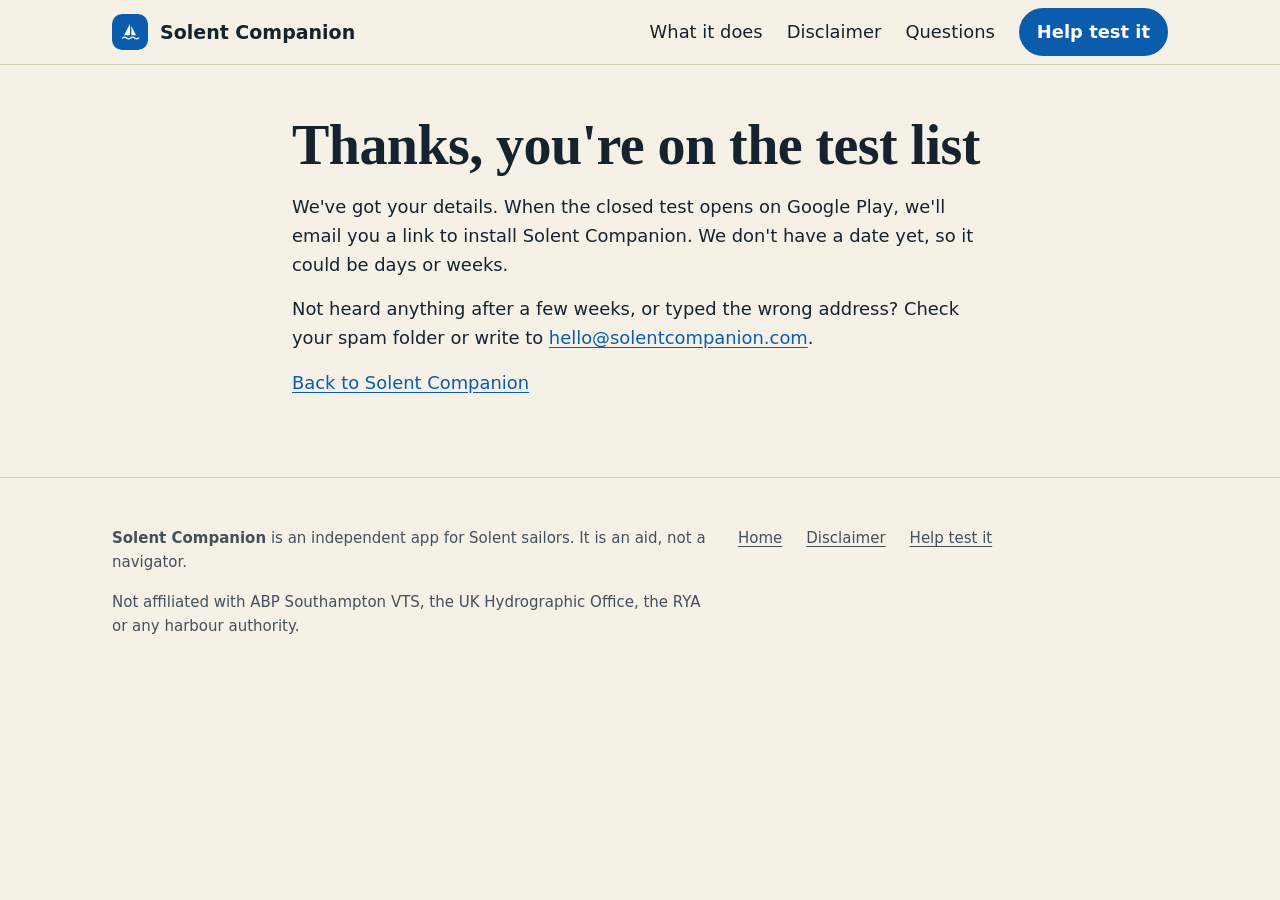
<file: thanks.html>
<!doctype html>
<html lang="en-GB" class="no-js">
<head>
  <meta charset="utf-8">
  <meta name="viewport" content="width=device-width, initial-scale=1">
  <title>Thanks for signing up · Solent Companion</title>
  <meta name="description" content="Thanks for offering to help test Solent Companion.">
  <meta name="robots" content="noindex">
  <meta name="theme-color" content="#0B5CAD">
  <link rel="icon" href="assets/img/icon.svg" type="image/svg+xml">
  <link rel="stylesheet" href="assets/css/site.css">
  <script>document.documentElement.classList.replace("no-js", "js")</script>
</head>
<body>
  <a class="skip" href="#main">Skip to content</a>

  <header class="site-header">
    <div class="wrap">
      <a class="brand" href="./">
        <img src="assets/img/icon.svg" alt="" width="36" height="36">
        Solent Companion
      </a>
      <nav class="nav" aria-label="Main">
        <button class="nav-toggle" type="button" aria-expanded="false" aria-controls="nav-links">Menu</button>
        <div class="nav-links" id="nav-links">
          <a href="./#features">What it does</a>
          <a href="privacy.html#disclaimer">Disclaimer</a>
          <a href="./#faq">Questions</a>
        </div>
        <a class="button small" href="./#join">Help test it</a>
      </nav>
    </div>
  </header>

  <main id="main" class="wrap prose">
    <h1>Thanks, you're on the test list</h1>
    <p>We've got your details. When the closed test opens on Google Play, we'll email you a link to install Solent Companion. We don't have a date yet, so it could be days or weeks.</p>
    <p>Not heard anything after a few weeks, or typed the wrong address? Check your spam folder or write to <a href="mailto:hello@solentcompanion.com">hello@solentcompanion.com</a>.</p>
    <p><a href="./">Back to Solent Companion</a></p>
  </main>

  <footer class="site-footer">
    <div class="wrap">
      <div>
        <p><strong>Solent Companion</strong> is an independent app for Solent sailors. It is an aid, not a navigator.</p>
        <p>Not affiliated with ABP Southampton VTS, the UK Hydrographic Office, the RYA or any harbour authority.</p>
      </div>
      <ul>
        <li><a href="./">Home</a></li>
        <li><a href="privacy.html#disclaimer">Disclaimer</a></li>
        <li><a href="./#join">Help test it</a></li>
      </ul>
    </div>
  </footer>

  <script src="assets/js/site.js" defer></script>
</body>
</html>
</file>
<file: assets/css/site.css>
/* Solent Companion website. Tokens follow the app's design system (design/website-design.md, section 4). */

:root {
  --surface: #f6f1e7;
  --surface-alt: #ebe3d2;
  --text: #14232e;
  --text-muted: #44505a;
  --primary: #0b5cad;
  --primary-hover: #094c8f;
  --on-primary: #ffffff;
  --alert: #c21a1a;
  --caution: #b25e00;
  --ok: #0f6e4e;
  --stale: #6b7780;
  --notice: #6a3fb0;
  --line: #d8cdb6;
  --brass: #7a5a12;
  --teak: #8a4b1f;
  --font-serif: "Iowan Old Style", "Palatino Linotype", Palatino, Charter, Georgia, serif;
  --sea: #dcebf5;
  --land: #eef0e6;
  --night-bg: #000000;
  --night-fg: #ff5a4e;
  --night-text: #e8473c;
  --night-dim: #7a1712;

  --font: system-ui, -apple-system, "Segoe UI", Roboto, sans-serif;
  --s1: 4px;
  --s2: 8px;
  --s3: 12px;
  --s4: 16px;
  --s5: 24px;
  --s6: 32px;
  --s7: 48px;
  --s8: 64px;
  --s9: 96px;
  --radius: 16px;
  --radius-chip: 8px;
  --max: 1120px;
  --shadow: 0 12px 32px rgb(11 29 42 / 0.16);

  color-scheme: light dark;
}

@media (prefers-color-scheme: dark) {
  :root {
    --surface: #14191c;
    --surface-alt: #1d2428;
    --text: #efe8da;
    --text-muted: #bdb8aa;
    --primary: #6cb2f5;
    --primary-hover: #91c6f8;
    --on-primary: #0b1d2a;
    --alert: #ff6b60;
    --caution: #f2a541;
    --ok: #4cc79b;
    --stale: #9aa39f;
    --notice: #b79cf0;
    --line: #38413f;
    --brass: #d9b45f;
    --teak: #d98b55;
    --sea: #12364d;
    --land: #1d2a24;
    --shadow: 0 12px 32px rgb(0 0 0 / 0.4);
  }
}

*,
*::before,
*::after {
  box-sizing: border-box;
}

html {
  -webkit-text-size-adjust: 100%;
  scroll-padding-top: 88px;
  scroll-behavior: smooth;
}

@media (prefers-reduced-motion: reduce) {
  html {
    scroll-behavior: auto;
  }
}

body {
  margin: 0;
  background: var(--surface);
  color: var(--text);
  font-family: var(--font);
  font-size: clamp(17px, 1rem + 0.15vw, 18px);
  line-height: 1.6;
  font-variant-numeric: tabular-nums;
}

img,
svg {
  display: block;
  max-width: 100%;
  height: auto;
}

a {
  color: var(--primary);
  text-underline-offset: 3px;
}

a:hover {
  color: var(--primary-hover);
}

:focus-visible {
  outline: 3px solid var(--primary);
  outline-offset: 3px;
  border-radius: 4px;
}

h1,
h2,
h3 {
  font-family: var(--font-serif);
  line-height: 1.15;
  margin: 0 0 var(--s4);
  letter-spacing: -0.01em;
}

h1 {
  font-size: clamp(36px, 1.6rem + 3vw, 56px);
  font-weight: 750;
}

h2 {
  font-size: clamp(28px, 1.3rem + 1.4vw, 36px);
  font-weight: 700;
}

h3 {
  font-size: 22px;
  font-weight: 650;
}

p {
  margin: 0 0 var(--s4);
}

.wrap {
  width: 100%;
  max-width: var(--max);
  margin: 0 auto;
  padding: 0 var(--s4);
}

@media (min-width: 720px) {
  .wrap {
    padding: 0 var(--s6);
  }
}

.skip {
  position: absolute;
  left: var(--s4);
  top: -100px;
  background: var(--primary);
  color: var(--on-primary);
  padding: var(--s3) var(--s4);
  border-radius: var(--radius-chip);
  z-index: 10;
}

.skip:focus {
  top: var(--s4);
  color: var(--on-primary);
}

.muted {
  color: var(--text-muted);
}

.eyebrow {
  display: inline-block;
  font-size: 15px;
  font-weight: 650;
  letter-spacing: 0.06em;
  text-transform: uppercase;
  color: var(--primary);
  margin-bottom: var(--s3);
}

/* Header */

.site-header {
  position: sticky;
  top: 0;
  z-index: 5;
  background: color-mix(in srgb, var(--surface) 92%, transparent);
  backdrop-filter: blur(8px);
  border-bottom: 1px solid var(--line);
}

.site-header .wrap {
  display: flex;
  align-items: center;
  justify-content: space-between;
  gap: var(--s4);
  min-height: 64px;
}

.brand {
  display: flex;
  align-items: center;
  gap: var(--s3);
  color: var(--text);
  text-decoration: none;
  font-weight: 700;
  font-size: 19px;
}

.brand img {
  width: 36px;
  height: 36px;
  border-radius: 10px;
}

.brand:hover {
  color: var(--text);
}

.nav {
  display: flex;
  align-items: center;
  gap: var(--s5);
}

.nav a:not(.button) {
  color: var(--text);
  text-decoration: none;
  font-weight: 500;
  padding: var(--s3) 0;
}

.nav a:not(.button):hover {
  color: var(--primary);
  text-decoration: underline;
}

.nav-toggle {
  display: none;
}

.nav-links {
  display: flex;
  gap: var(--s5);
}

@media (max-width: 760px) {
  .nav-links {
    display: none;
  }

  .js .nav-toggle {
    display: inline-flex;
  }

  .js .nav-links.open {
    display: flex;
    flex-direction: column;
    align-items: stretch;
    position: absolute;
    left: 0;
    right: 0;
    top: 64px;
    background: var(--surface);
    border-bottom: 1px solid var(--line);
    padding: var(--s3) var(--s4) var(--s5);
    gap: 0;
  }

  .js .nav-links.open a {
    padding: var(--s3) 0;
    border-bottom: 1px solid var(--line);
  }
}

/* Buttons */

.button {
  display: inline-flex;
  align-items: center;
  justify-content: center;
  gap: var(--s2);
  min-height: 48px;
  padding: var(--s3) var(--s5);
  border-radius: 999px;
  border: 2px solid var(--primary);
  background: var(--primary);
  color: var(--on-primary);
  font: inherit;
  font-weight: 650;
  text-decoration: none;
  cursor: pointer;
  transition: background-color 150ms, border-color 150ms;
}

.button:hover {
  background: var(--primary-hover);
  border-color: var(--primary-hover);
  color: var(--on-primary);
}

.button.secondary {
  background: transparent;
  color: var(--primary);
}

.button.secondary:hover {
  background: color-mix(in srgb, var(--primary) 10%, transparent);
  color: var(--primary-hover);
}

.button.small {
  min-height: 44px;
  padding: var(--s2) var(--s4);
}

.nav-toggle {
  min-height: 44px;
  min-width: 44px;
  padding: 0 var(--s3);
  background: transparent;
  color: var(--text);
  border: 1px solid var(--line);
  border-radius: var(--radius-chip);
  font: inherit;
  align-items: center;
  justify-content: center;
}

/* Sections */

section {
  padding: var(--s8) 0;
}

@media (min-width: 900px) {
  section {
    padding: var(--s9) 0;
  }
}

.band {
  background: var(--surface-alt);
}

.section-head {
  max-width: 720px;
  margin-bottom: var(--s7);
}

.section-head p {
  font-size: 1.1em;
  color: var(--text-muted);
}

/* Hero */

.hero {
  padding-top: var(--s7);
}

.hero .wrap {
  display: grid;
  gap: var(--s7);
  align-items: center;
}

@media (min-width: 900px) {
  .hero .wrap {
    grid-template-columns: 1.15fr 0.85fr;
  }
}

.hero .lede {
  font-size: clamp(19px, 1rem + 0.5vw, 21px);
  color: var(--text-muted);
  max-width: 34em;
}

.actions {
  display: flex;
  flex-wrap: wrap;
  gap: var(--s3);
  margin: var(--s5) 0 var(--s3);
}

.fine {
  font-size: 15px;
  color: var(--text-muted);
}

.phone {
  max-width: 340px;
  margin: 0 auto;
  border-radius: 36px;
  box-shadow: var(--shadow);
}

/* The three questions */

.questions {
  display: grid;
  gap: var(--s5);
  list-style: none;
  padding: 0;
  margin: 0;
}

@media (min-width: 800px) {
  .questions {
    grid-template-columns: repeat(3, 1fr);
  }
}

.questions li {
  background: var(--surface);
  border: 1px solid var(--line);
  border-radius: var(--radius);
  padding: var(--s5);
}

.questions .q {
  font-size: 20px;
  font-weight: 650;
  margin-bottom: var(--s3);
}

.questions .q::before {
  content: "";
  display: block;
  width: 32px;
  height: 4px;
  border-radius: 2px;
  margin-bottom: var(--s4);
  background: var(--accent, var(--primary));
}

.questions p:last-child {
  margin: 0;
  color: var(--text-muted);
}

/* Feature rows */

.feature {
  display: grid;
  gap: var(--s6);
  align-items: center;
  padding: var(--s7) 0;
  border-top: 1px solid var(--line);
}

.feature:first-of-type {
  border-top: 0;
  padding-top: 0;
}

@media (min-width: 900px) {
  .feature {
    grid-template-columns: 1fr 1fr;
    gap: var(--s8);
  }

  .feature.flip .feature-art {
    order: -1;
  }
}

.feature ul {
  padding-left: 1.2em;
  margin: 0 0 var(--s4);
}

.feature li {
  margin-bottom: var(--s2);
}

.feature-art {
  background: var(--surface-alt);
  border-radius: var(--radius);
  padding: var(--s5);
}

.feature-art figcaption {
  font-size: 15px;
  color: var(--text-muted);
  margin-top: var(--s3);
}

figure {
  margin: 0;
}

.working {
  font-variant-numeric: tabular-nums;
  background: var(--surface);
  border: 1px solid var(--line);
  border-radius: var(--radius);
  padding: var(--s5);
  font-size: 16px;
}

.working table {
  width: 100%;
  border-collapse: collapse;
}

.working td {
  padding: var(--s1) 0;
  vertical-align: top;
}

.working td.n {
  text-align: right;
  white-space: nowrap;
  padding: var(--s1) var(--s3);
  font-weight: 600;
}

.working td.src {
  color: var(--text-muted);
  font-size: 14px;
}

.working tr.total td {
  border-top: 2px solid var(--text);
  padding-top: var(--s2);
  font-weight: 700;
}

.working .verdict {
  margin: var(--s3) 0 0;
  display: flex;
  align-items: center;
  gap: var(--s2);
  color: var(--ok);
  font-weight: 650;
}

.chip {
  display: inline-flex;
  align-items: center;
  gap: var(--s1);
  font-size: 14px;
  font-weight: 600;
  padding: 2px var(--s2);
  border-radius: var(--radius-chip);
  border: 1px solid currentColor;
}

.chip.advisory {
  color: var(--alert);
}

/* Night and privacy */

.pair {
  display: grid;
  gap: var(--s5);
}

@media (min-width: 800px) {
  .pair {
    grid-template-columns: 1fr 1fr;
  }
}

.panel {
  border-radius: var(--radius);
  padding: var(--s6);
  border: 1px solid var(--line);
  background: var(--surface);
}

.panel.night {
  background: var(--night-bg);
  border-color: var(--night-dim);
  color: var(--night-fg);
}

.panel.night h3 {
  color: var(--night-fg);
}

.panel.night p {
  color: var(--night-text);
}

.panel .icon {
  width: 40px;
  height: 40px;
  margin-bottom: var(--s4);
}

/* What it isn't */

.aid {
  border-left: 6px solid var(--brass);
  background: var(--surface);
  border-radius: 0 var(--radius) var(--radius) 0;
  padding: var(--s6);
  max-width: 820px;
}

.aid h2 {
  font-size: clamp(24px, 1.1rem + 1vw, 30px);
}

.aid ul {
  padding-left: 1.2em;
  margin: 0 0 var(--s4);
}

.aid li {
  margin-bottom: var(--s2);
}

/* Join */

.join {
  display: grid;
  gap: var(--s6);
}

@media (min-width: 900px) {
  .join {
    grid-template-columns: 1.1fr 0.9fr;
    align-items: start;
  }
}

.steps {
  counter-reset: step;
  list-style: none;
  padding: 0;
  margin: 0 0 var(--s5);
}

.steps li {
  counter-increment: step;
  position: relative;
  padding-left: 48px;
  margin-bottom: var(--s4);
  min-height: 32px;
}

.steps li::before {
  content: counter(step);
  position: absolute;
  left: 0;
  top: 0;
  width: 32px;
  height: 32px;
  border-radius: 50%;
  background: var(--primary);
  color: var(--on-primary);
  font-weight: 700;
  display: grid;
  place-items: center;
  font-size: 16px;
}

.card {
  background: var(--surface);
  border: 1px solid var(--line);
  border-radius: var(--radius);
  padding: var(--s6);
}

.card ul {
  padding-left: 1.2em;
  margin: 0 0 var(--s4);
}

/* Join form */

.join-form {
  display: grid;
  gap: var(--s4);
  margin: var(--s5) 0 0;
  max-width: 34em;
}

.field {
  display: grid;
  gap: var(--s1);
}

.field label {
  font-weight: 600;
}

.field .req {
  font-weight: 400;
  color: var(--text-muted);
}

.field input,
.field textarea {
  font: inherit;
  color: var(--text);
  background: var(--surface);
  border: 1px solid var(--line);
  border-radius: var(--radius-chip);
  padding: var(--s3);
  min-height: 48px;
  width: 100%;
  box-sizing: border-box;
}

.field input::placeholder,
.field textarea::placeholder {
  color: var(--stale);
}

.field input:focus,
.field textarea:focus {
  outline: 3px solid var(--primary);
  outline-offset: 1px;
  border-color: var(--primary);
}

.join-form .actions {
  margin: var(--s2) 0 0;
}

/* Honeypot field: hidden from people, left for spam bots to fill in. */
.hp {
  position: absolute;
  left: -10000px;
  width: 1px;
  height: 1px;
  overflow: hidden;
}

/* FAQ */

.faq {
  max-width: 820px;
}

.faq details {
  border-bottom: 1px solid var(--line);
}

.faq summary {
  cursor: pointer;
  font-weight: 650;
  font-size: 19px;
  padding: var(--s4) var(--s6) var(--s4) 0;
  list-style: none;
  position: relative;
  min-height: 44px;
}

.faq summary::-webkit-details-marker {
  display: none;
}

.faq summary::after {
  content: "+";
  position: absolute;
  right: var(--s2);
  top: var(--s4);
  font-size: 24px;
  line-height: 1;
  color: var(--primary);
}

.faq details[open] summary::after {
  content: "\2212";
}

.faq details > div {
  padding: 0 0 var(--s4);
  color: var(--text-muted);
}

/* Footer */

.site-footer {
  border-top: 1px solid var(--line);
  padding: var(--s7) 0;
  font-size: 15px;
  color: var(--text-muted);
}

.site-footer .wrap {
  display: grid;
  gap: var(--s5);
}

@media (min-width: 800px) {
  .site-footer .wrap {
    grid-template-columns: 1.4fr 1fr;
  }
}

.site-footer ul {
  list-style: none;
  padding: 0;
  margin: 0;
  display: flex;
  flex-wrap: wrap;
  gap: var(--s2) var(--s5);
}

.site-footer a {
  color: var(--text-muted);
}

/* Long-form pages (privacy) */

.prose {
  max-width: 760px;
  padding-top: var(--s7);
  padding-bottom: var(--s8);
}

.prose h2 {
  margin-top: var(--s7);
  scroll-margin-top: 80px;
}

.prose h3 {
  margin-top: var(--s6);
}

.prose ul {
  padding-left: 1.2em;
}

.prose li {
  margin-bottom: var(--s2);
}

.table-scroll {
  overflow-x: auto;
  margin: 0 0 var(--s5);
}

.prose table {
  width: 100%;
  border-collapse: collapse;
  font-size: 16px;
  min-width: 560px;
}

.prose th,
.prose td {
  text-align: left;
  vertical-align: top;
  padding: var(--s3);
  border-bottom: 1px solid var(--line);
}

.prose th {
  font-weight: 650;
  background: var(--surface-alt);
}

.prose blockquote {
  margin: 0 0 var(--s5);
  padding: var(--s4) var(--s5);
  border-left: 6px solid var(--alert);
  background: var(--surface-alt);
  border-radius: 0 var(--radius-chip) var(--radius-chip) 0;
}

.owner-note {
  border: 2px dashed var(--caution);
  border-radius: var(--radius-chip);
  padding: var(--s3) var(--s4);
  color: var(--text);
  font-size: 15px;
}

/* Narrow phones: the hero's own button is the first thing on screen, so the header keeps just the menu. */
.brand,
.button {
  white-space: nowrap;
}

@media (max-width: 480px) {
  .nav .button.small {
    display: none;
  }
}

/* Join form additions */

.status {
  display: inline-flex;
  align-items: center;
  gap: var(--s2);
  font-weight: 600;
  margin: 0 0 var(--s3);
}

.status .dot {
  width: 10px;
  height: 10px;
  border-radius: 50%;
  background: var(--ok);
}

.explainer,
.more {
  max-width: 34em;
  border: 1px solid var(--line);
  border-radius: var(--radius-chip);
  background: var(--surface);
  padding: var(--s3) var(--s4);
  margin-top: var(--s4);
}

.more {
  margin-top: 0;
}

.explainer summary,
.more summary {
  cursor: pointer;
  font-weight: 600;
  min-height: 44px;
  display: flex;
  align-items: center;
}

.more-fields {
  display: grid;
  gap: var(--s4);
  margin-top: var(--s4);
}

.field select {
  font: inherit;
  color: var(--text);
  background: var(--surface);
  border: 1px solid var(--line);
  border-radius: var(--radius-chip);
  padding: var(--s3);
  min-height: 48px;
  width: 100%;
  box-sizing: border-box;
}

.field select:focus {
  outline: 3px solid var(--primary);
  outline-offset: 1px;
  border-color: var(--primary);
}

.field-error,
.form-status.bad {
  color: var(--alert);
  font-weight: 600;
  margin: 0;
}

.form-status {
  margin: var(--s2) 0 0;
  padding: var(--s3) var(--s4);
  border-radius: var(--radius-chip);
  max-width: 34em;
}

.form-status.good {
  background: var(--surface-alt);
  border-left: 4px solid var(--ok);
}

.form-status:focus {
  outline: 3px solid var(--primary);
  outline-offset: 2px;
}

.join-form .button:disabled {
  opacity: 0.7;
  cursor: progress;
}

/* Sticky join bar, phones only */

.join-bar {
  position: fixed;
  left: 0;
  right: 0;
  bottom: 0;
  z-index: 20;
  padding: var(--s3) var(--s4) calc(var(--s3) + env(safe-area-inset-bottom));
  background: var(--surface);
  border-top: 1px solid var(--line);
  box-shadow: 0 -4px 16px rgb(11 29 42 / 0.1);
}

.join-bar .button {
  display: block;
  text-align: center;
  min-height: 48px;
}

.join-bar[hidden] {
  display: none;
}

@media (min-width: 761px) {
  .join-bar {
    display: none !important;
  }
}

/* The app screenshots already include their own phone body, so no extra frame here. */

.device {
  max-width: 340px;
  margin: 0 auto;
  filter: drop-shadow(0 12px 24px rgb(11 29 42 / 0.25));
}

.device .phone {
  display: block;
  max-width: 100%;
  height: auto;
  border-radius: 0;
  box-shadow: none;
}

.device.small {
  max-width: 250px;
}

/* Warmer, sailor-facing touches */

.eyebrow {
  color: var(--brass);
}

.questions .q {
  font-family: var(--font-serif);
}

.audience {
  font-family: var(--font-serif);
  font-style: italic;
  color: var(--text-muted);
  margin: var(--s2) 0 0;
}

/* Who made this */

.maker {
  background: var(--surface);
  padding: var(--s8) 0;
}

.maker-grid {
  display: grid;
  gap: var(--s6);
  align-items: center;
}

.maker-photo {
  max-width: 220px;
  margin: 0 auto;
  border-radius: var(--radius);
  overflow: hidden;
  color: var(--text);
  border: 1px solid var(--line);
  background: var(--surface-alt);
}

.maker-photo img {
  width: 100%;
  height: auto;
}

@media (min-width: 800px) {
  .maker-grid {
    grid-template-columns: 240px 1fr;
    gap: var(--s7);
  }
}

.maker-photo svg,
.maker-photo img {
  width: 100%;
  height: auto;
}

.questions .q a {
  color: inherit;
  text-decoration-color: var(--brass);
  text-decoration-thickness: 2px;
}

.questions .q a:hover {
  color: var(--primary);
}

/* Hero: photograph with the app as an inset */

.hero-visual {
  position: relative;
  margin-bottom: var(--s7);
}

.hero-photo-img {
  width: 100%;
  height: auto;
  aspect-ratio: 4 / 3;
  object-fit: cover;
  object-position: 70% 50%;
  border-radius: var(--radius);
  box-shadow: var(--shadow);
}

.hero-visual figcaption {
  font-size: 13px;
  color: var(--text-muted);
  margin-top: var(--s2);
  max-width: 62%;
}

.device.inset {
  position: absolute;
  right: var(--s4);
  bottom: calc(var(--s7) * -0.75);
  width: 26%;
  max-width: 130px;
  margin: 0;
}

@media (max-width: 899px) {
  .hero-visual {
    order: -1;
    margin-bottom: var(--s8);
  }
}

/* At a glance strip under the hero */

.glance {
  border-top: 1px solid var(--line);
  border-bottom: 1px solid var(--line);
  margin-top: var(--s7);
  padding: 0;
}

.glance ul {
  list-style: none;
  display: grid;
  gap: var(--s4);
  margin: 0 auto;
  padding-top: var(--s5);
  padding-bottom: var(--s5);
}

.glance li {
  display: grid;
  gap: 2px;
}

.glance strong {
  font-family: var(--font-serif);
  font-size: 19px;
}

.glance span {
  color: var(--text-muted);
  font-size: 16px;
}

@media (min-width: 800px) {
  .glance ul {
    grid-template-columns: repeat(3, 1fr);
    gap: var(--s6);
  }
}

/* Sign-up form: stay hidden when hidden, clearer field borders and placeholders */

.join-form[hidden] {
  display: none;
}

:root {
  --field-border: #7d7566;
  --placeholder: #5b656d;
}

@media (prefers-color-scheme: dark) {
  :root {
    --field-border: #8a9490;
    --placeholder: #a9b2ad;
  }
}

.field input,
.field textarea,
.field select {
  border-color: var(--field-border);
}

.field input::placeholder,
.field textarea::placeholder {
  color: var(--placeholder);
}

/* Room for the sticky bar so it never covers the end of the page */
@media (max-width: 760px) {
  body {
    padding-bottom: 80px;
  }

  /* Phone first screen: shorter photo, no tiny inset, so the button is in view */
  .hero {
    padding-top: var(--s5);
  }

  .hero-photo-img {
    aspect-ratio: 16 / 10;
  }

  .device.inset {
    display: none;
  }

  .hero-visual {
    margin-bottom: 0;
  }

  .hero .wrap {
    gap: var(--s5);
  }
}

.hint {
  color: var(--text-muted);
  font-size: 15px;
  margin: 0;
}

.maker .footnote {
  color: var(--text-muted);
  font-size: 15px;
  margin-top: var(--s4);
}
</file>
